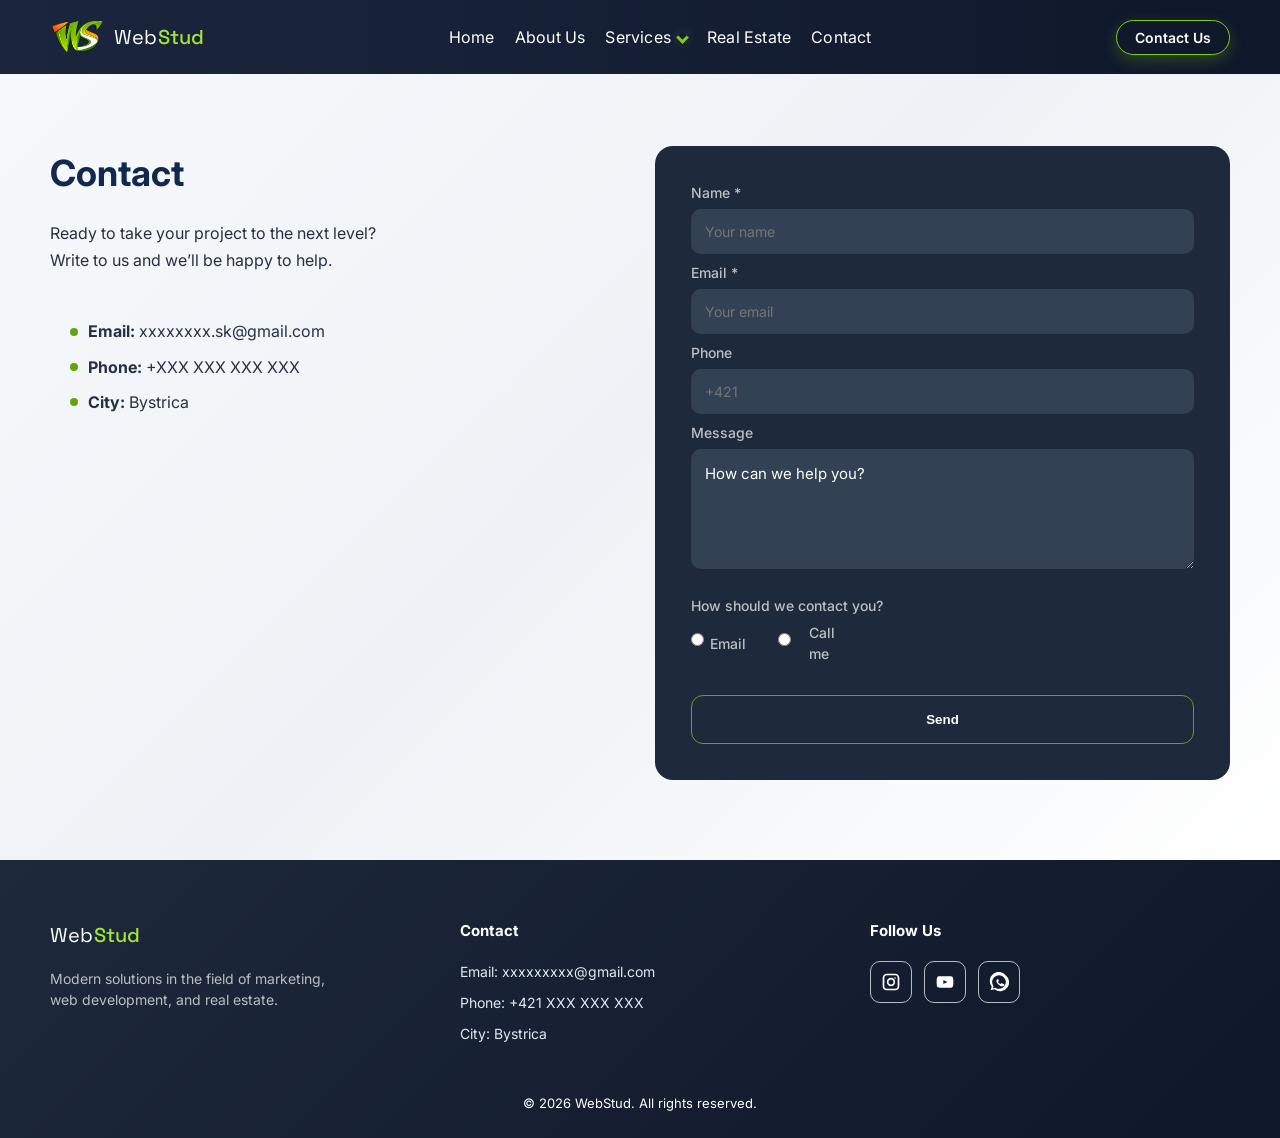
<file: contact.html>
<!doctype html>
<html lang="sk">
  <head>
    <meta charset="UTF-8" />
    <meta name="viewport" content="width=device-width, initial-scale=1.0" />

    <meta
      name="description"
      content="Creative studio so zameraním na 3D vizualizácie interiérov a exteriérov."
    />

    <title>Contact</title>

    <link
      href="https://fonts.googleapis.com/css2?family=Inter:wght@400;500;600;700;800&family=Space+Grotesk:wght@500;700&display=swap"
      rel="stylesheet"
    />

    <link rel="stylesheet" href="https://unpkg.com/aos@2.3.1/dist/aos.css" />

    <link rel="stylesheet" href="css/style.css" />
  </head>
  <body>
    
    <!-- Header -->
    <header class="header">
      <div class="container header-inner">
        <a href="/" class="logo">
          <img src="assets/images/stud4.png"class="logo-img" />
          <span class="logo-text">
            <span class="logo-on">Web</span><span class="logo-business">Stud</span>
          </span>
        </a>

        <nav class="nav">
          <a href="index.html">Home</a>
          <a href="index.html#about">About Us</a>

          <div class="nav-item has-submenu">
              <a href="index.html#services" class="submenu-toggle">
                Services <span class="arrow"></span>
              </a>
            <ul class="submenu">
              <li><a href="web.html">Websites</a></li>
              <li><a href="video-production.html">Video Production</a></li>
              <li><a href="visualization.html">Visualization</a></li>              
            </ul>
          </div>

          <a href="real-estate.html">Real Estate</a>
          <a href="#footer">Contact</a>

            <a href="contact.html#form" class="header-btn mobile-btn">
              Contact Us
            </a>
        </nav>

        <div class="header-contact">
          <a href="contact.html#form" class="header-btn"
            >Contact Us</a
          >
        </div>

        <div class="burger" id="burger">
          <span></span>
          <span></span>
          <span></span>
        </div>
      </div>
    </header>

    <!-- Contacts -->
    <section class="contact-page">
      <div class="container contact-container">

        <div class="contact-info fade-in">
          <h1>Contact</h1>

          <p>
            Ready to take your project to the next level? <br />Write to us and we’ll be happy to help.
          </p>

          <div class="contact-details">
            <p><strong>Email:</strong> xxxxxxxx.sk@gmail.com</p>
            <p><strong>Phone:</strong> +XXX XXX XXX XXX</p>
            <p><strong>City:</strong> Bystrica</p>
          </div>
        </div>

        <div class="contact-form fade-in">
          <form
            id="contactForm"
            action="https://formspree.io/f/YOUR_ID"
            method="POST"
          >
            <label>Name *</label>
            <input type="text" name="name" placeholder="Your name" required />

            <label>Email *</label>
            <input type="email" name="email" placeholder="Your email" required />

            <label>Phone</label>
            <input type="text" name="phone" placeholder="+421" />

            <input type="hidden" name="_subject" value="New contact from website!" />

            <label>Message</label>
            <textarea
              name="message"
              class="contact-textarea"
              placeholder="How can we help you?"
            ></textarea>

            <label>How should we contact you?</label>
            <div class="radio-group">
              <label>
                <input type="radio" name="contact" value="email" /> Email
              </label>
              <label>
                <input type="radio" name="contact" value="phone" /> Call me
              </label>
            </div>

            <button type="submit" class="btn btn-primary btn-sub">
              Send
            </button>
          </form>

          <div class="form-success" id="formSuccess">
            Thank you! We’ll get back to you soon.
          </div>
        </div>

      </div>
    </section>

    <!-- Footer  -->
    <footer class="footer" id="footer">
      <div class="container footer-container">

        <div class="footer-col footer-brand fade-in">
          <span class="logo-text">
            <span class="logo-on">Web</span><span class="logo-business">Stud</span>
          </span>
          <p class="footer-text">
            Modern solutions in the field of marketing, <br>web development, and real estate.
          </p>
        </div>

        <div class="footer-col fade-in">
          <h4>Contact</h4>
          <ul>
            <li>Email: xxxxxxxxx@gmail.com</li>
            <li>Phone: +421 XXX XXX XXX</li>
            <li>City: Bystrica</li>
          </ul>
        </div>

        <div class="footer-col fade-in">
          <h4>Follow Us</h4>

          <div class="footer-socials">
            <!-- Instagram -->
            <a href="#">
              <svg viewBox="0 0 24 24" fill="currentColor">
                <path d="M7 2C4.2 2 2 4.2 2 7v10c0 
                2.8 2.2 5 5 5h10c2.8 0 5-2.2 
                5-5V7c0-2.8-2.2-5-5-5H7zm10 
                2a3 3 0 0 1 3 3v10a3 3 0 0 
                1-3 3H7a3 3 0 0 1-3-3V7a3 3 
                0 0 1 3-3h10zm-5 3a5 5 0 1 0 
                0 10 5 5 0 0 0 0-10zm0 
                2a3 3 0 1 1 0 6 3 3 0 0 
                1 0-6zm4.8-2.8a1 1 0 1 
                0 0 2 1 1 0 0 0 0-2z"/>
              </svg>
            </a>

            <!-- YouTube -->
            <a href="#">
              <svg viewBox="0 0 24 24" fill="currentColor">
                <path d="M21.8 8s-.2-1.4-.8-2c-.8-.8-1.7-.8-2.1-.9C15.9 
                5 12 5 12 5h0s-3.9 0-6.9.1c-.4 
                0-1.3.1-2.1.9-.6.6-.8 
                2-.8 2S2 9.6 2 11.2v1.6C2 
                14.4 2.2 16 2.2 16s.2 1.4.8 
                2c.8.8 1.9.8 2.4.9 1.7.2 
                6.6.1 6.6.1s3.9 0 6.9-.1c.4 
                0 1.3-.1 2.1-.9.6-.6.8-2 
                .8-2s.2-1.6.2-3.2v-1.6C22 
                9.6 21.8 8 21.8 8zM10 
                14.5v-5l5 2.5-5 2.5z"/>
              </svg>
            </a>

            <!-- WhatsApp -->
            <a href="#">
              <svg viewBox="0 0 24 24" fill="currentColor">
                <path d="M20 3.9A10 10 0 0 0 3.3 
                17.4L2 22l4.7-1.2A10 10 0 1 0 
                20 3.9zm-8 16.3a8.2 8.2 0 0 
                1-4.2-1.1l-.3-.2-2.8.7.7-2.7-.2-.3a8.2 
                8.2 0 1 1 6.8 3.6zm4.5-6.1c-.2-.1-1.4-.7-1.6-.8-.2-.1-.3-.1-.4.1-.1.2-.5.8-.6 
                1-.1.2-.2.2-.4.1-1.1-.5-1.9-1.1-2.6-2.2-.2-.2 
                0-.3.1-.4.1-.1.2-.3.4-.5.1-.2.2-.3.3-.5.1-.2 
                0-.3 0-.4 0-.1-.4-1-.6-1.4-.2-.4-.3-.3-.4-.3h-.4c-.1 
                0-.4.1-.6.3-.2.2-.8.8-.8 1.9s.8 2.2.9 2.3c.1.2 
                1.6 2.5 4 3.4.6.2 1 .3 1.3.4.6.2 1.1.1 
                1.5.1.5-.1 1.4-.6 1.6-1.1.2-.5.2-1 
                .2-1.1-.1-.1-.2-.1-.4-.2z"/>
              </svg>
            </a>
          </div>
        </div>

      </div>

      <div class="footer-bottom">
        © 2026 WebStud. All rights reserved.
      </div>
    </footer>

    <script src="js/main.js"></script>
  </body>
</html>
</file>
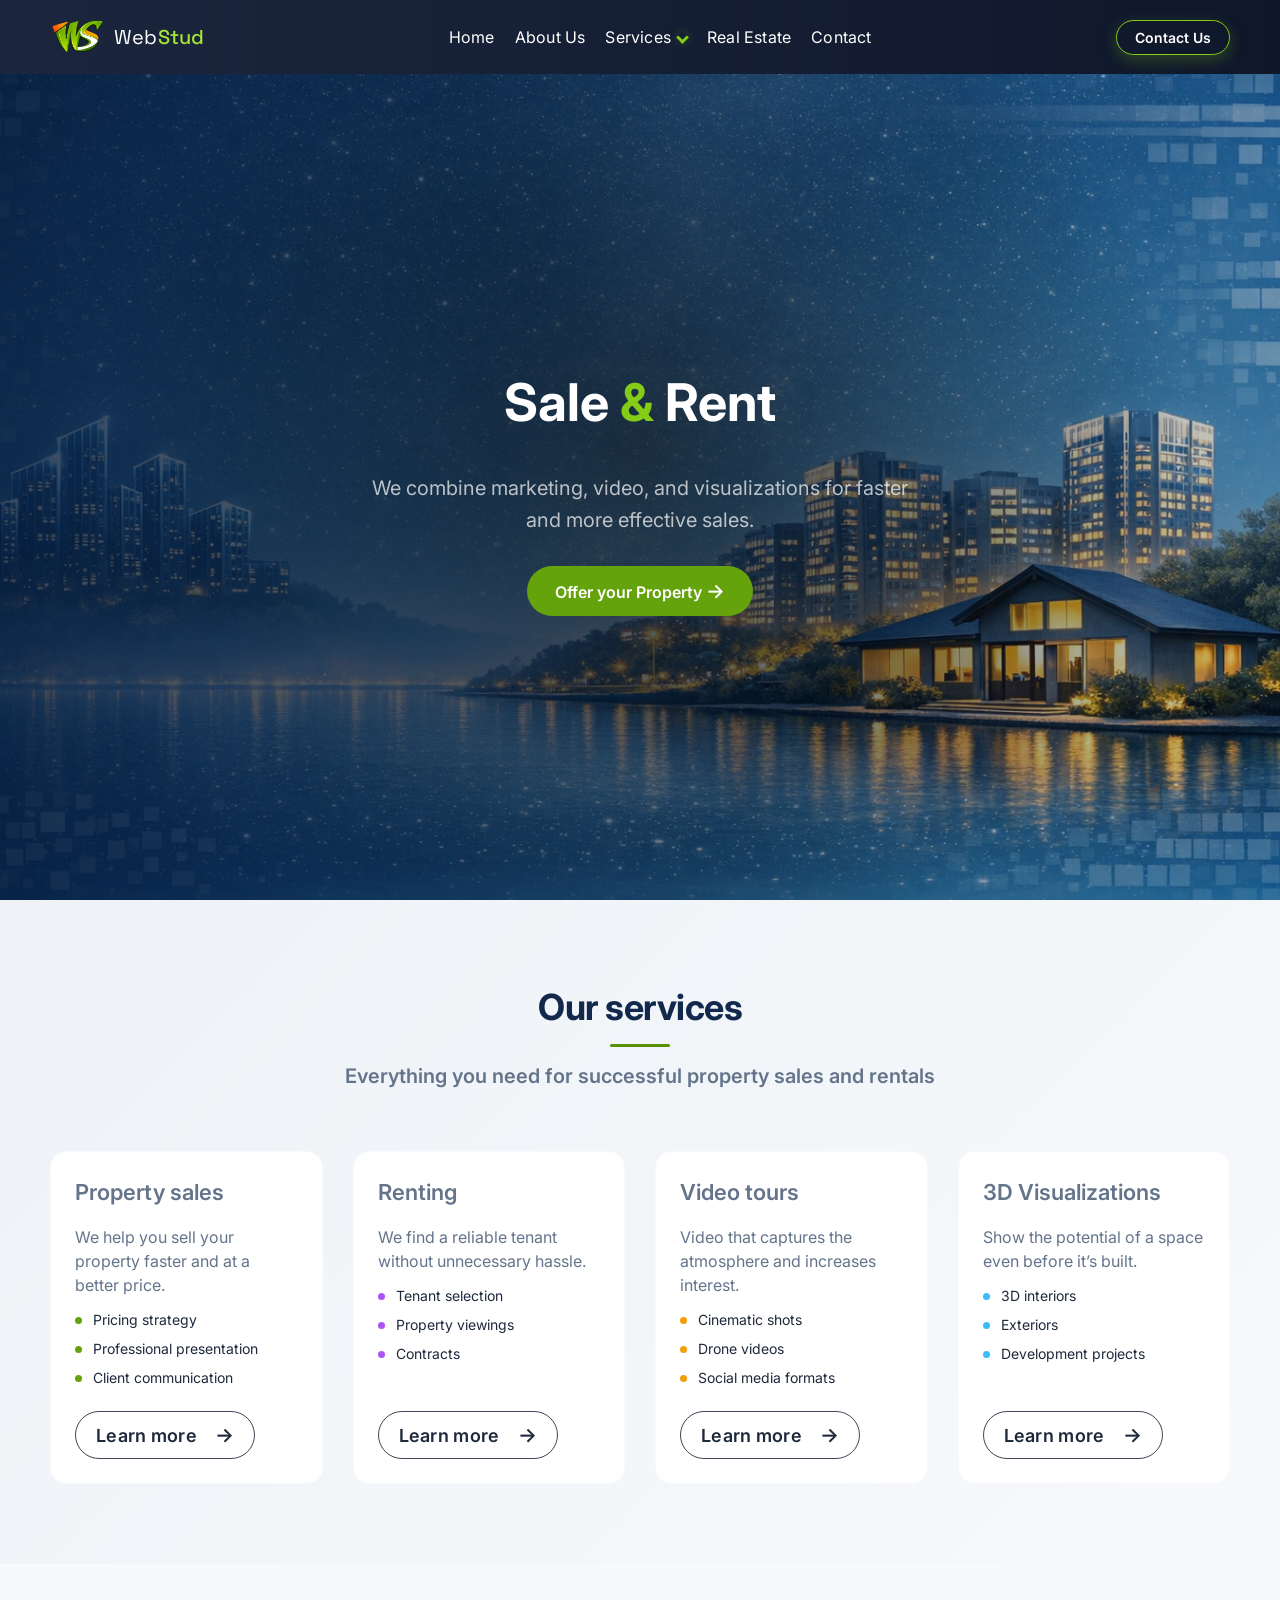
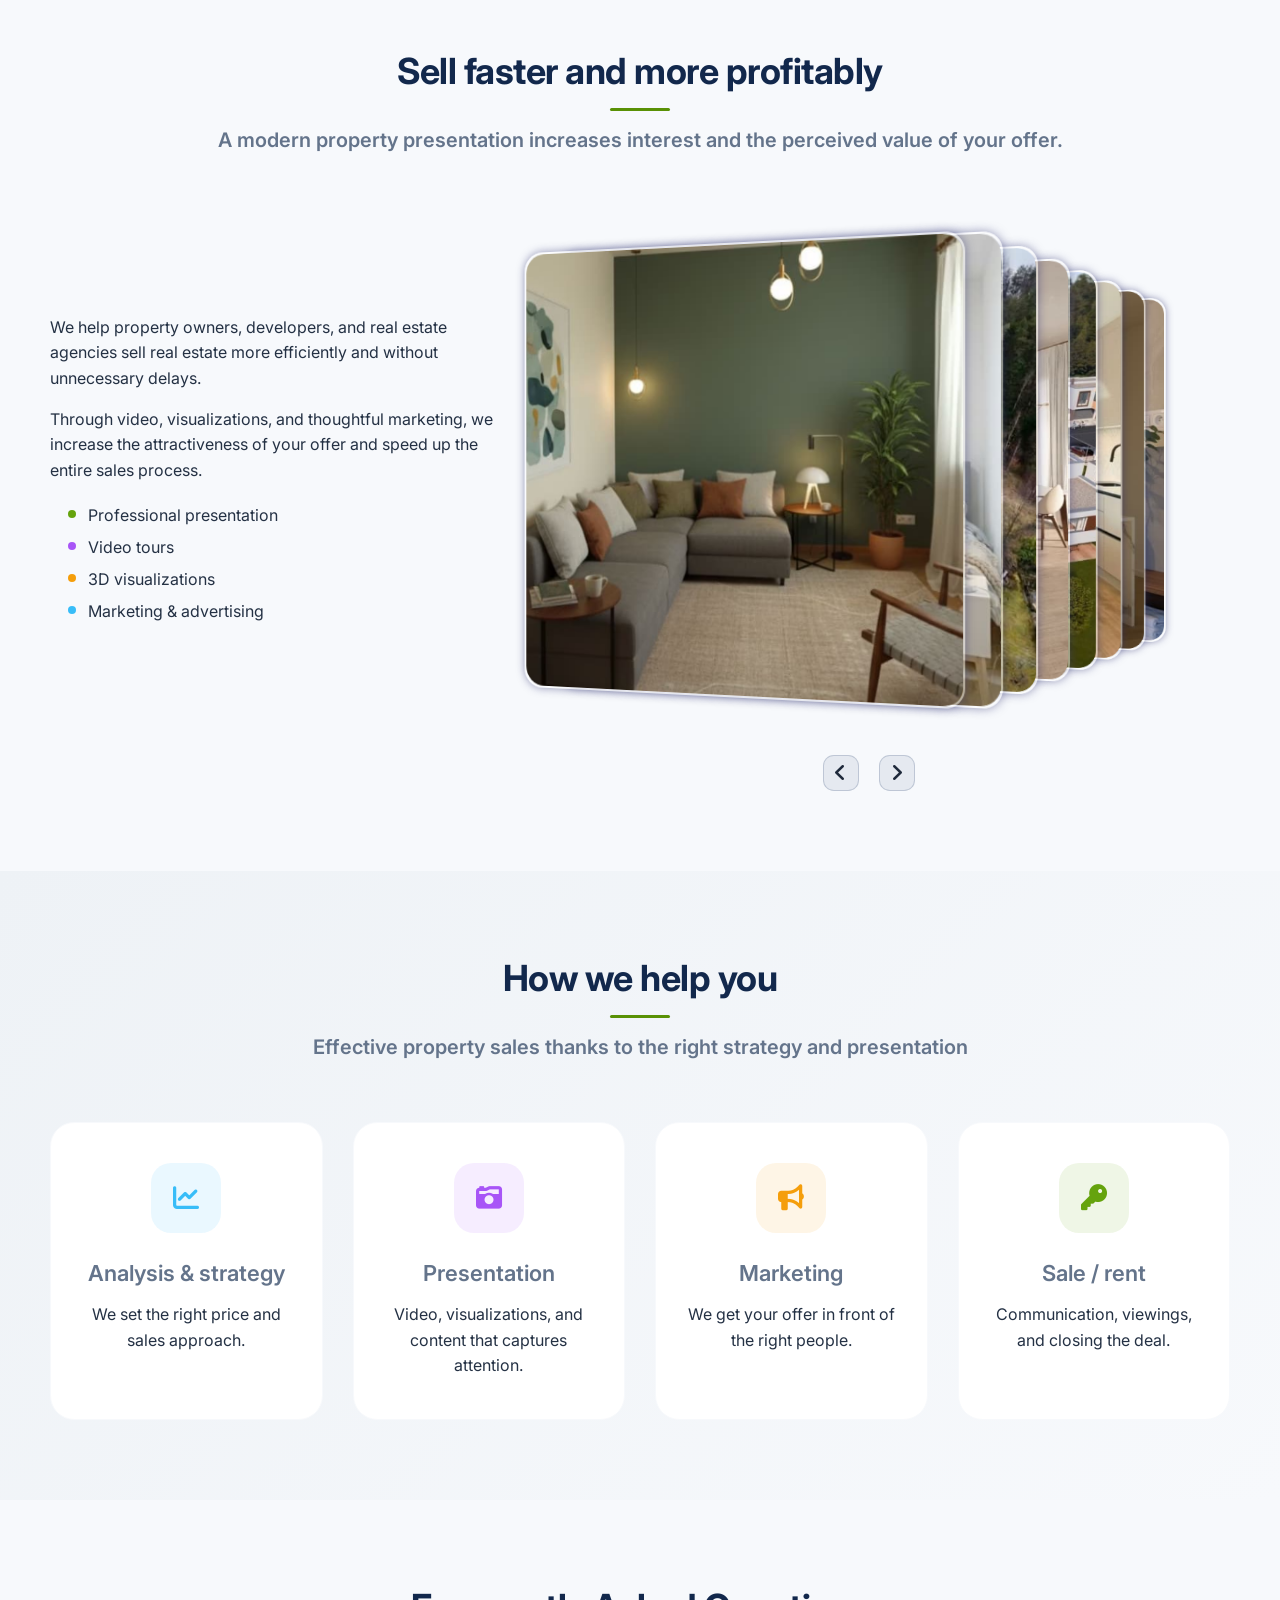
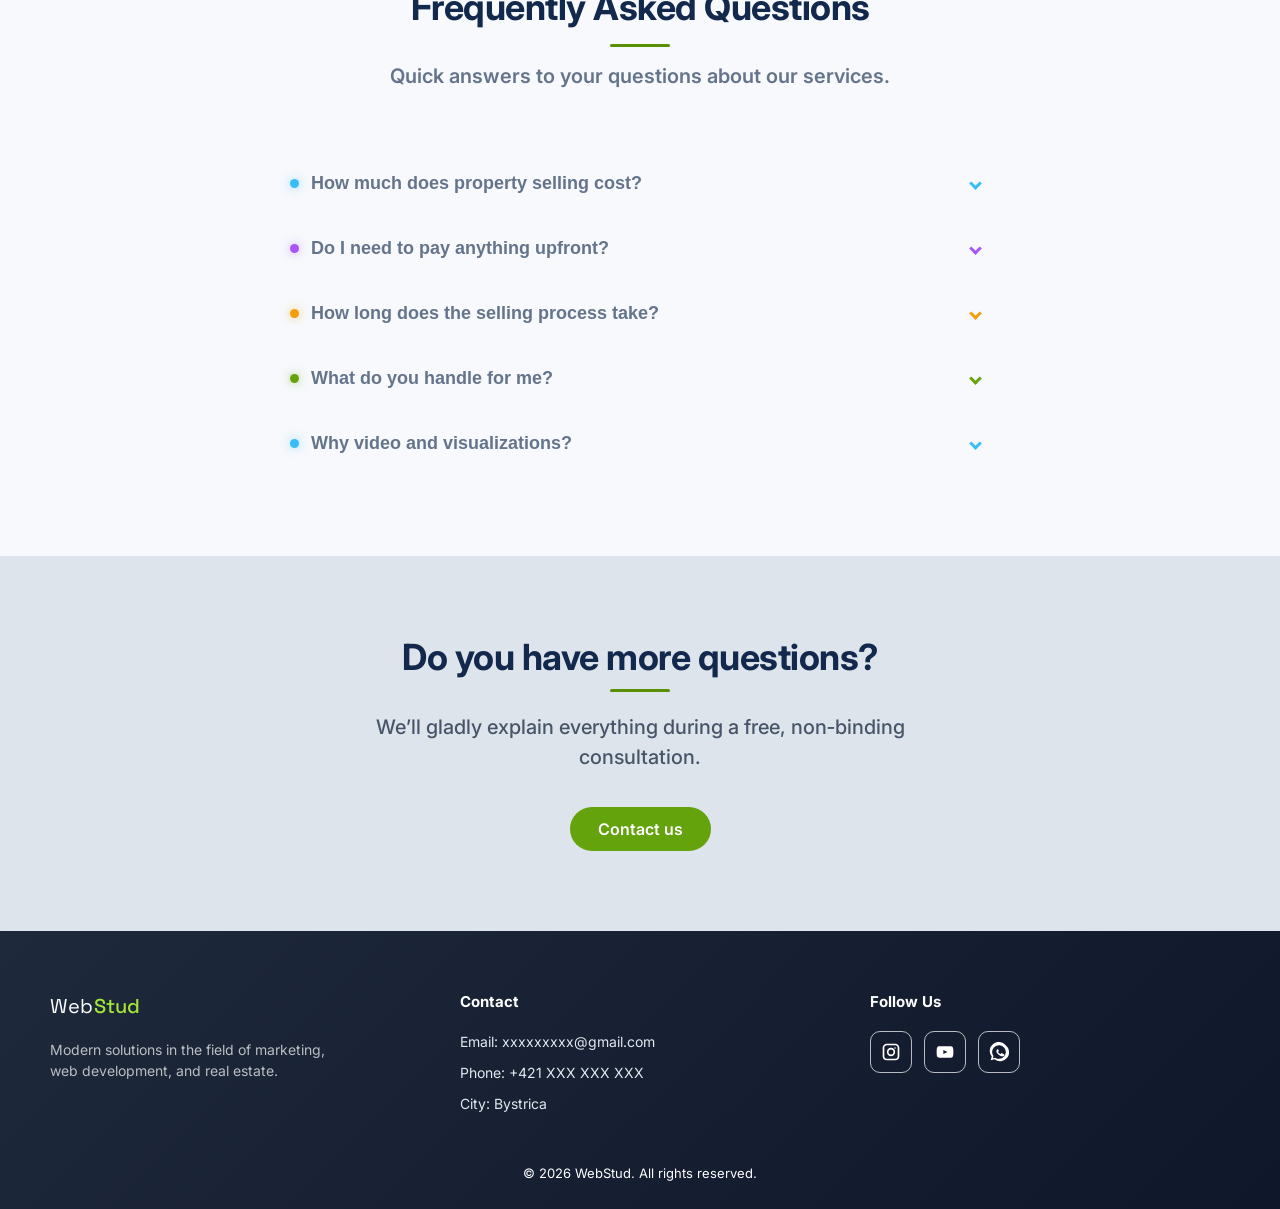
<file: real-estate.html>
<!doctype html>
<html lang="sk">
  <head>
    <meta charset="UTF-8" />
    <meta name="viewport" content="width=device-width, initial-scale=1.0" />

    <meta
      name="description"
      content="Creative studio so zameraním na 3D vizualizácie interiérov a exteriérov."
    />

    <title>Nehnuteľnosti</title>

    <link
      href="https://fonts.googleapis.com/css2?family=Inter:wght@400;500;600;700;800&family=Space+Grotesk:wght@500;700&display=swap"
      rel="stylesheet"
    />

    <link
      rel="stylesheet"
      href="https://cdnjs.cloudflare.com/ajax/libs/font-awesome/6.5.1/css/all.min.css"
    />

    <link rel="stylesheet" href="https://unpkg.com/aos@2.3.1/dist/aos.css" />

    <link rel="stylesheet" href="css/style.css" />
  </head>
  <body>

    <!-- Header -->
    <header class="header">
      <div class="container header-inner">
        <a href="/" class="logo">
          <img src="assets/images/stud4.png"class="logo-img" />
          <span class="logo-text">
            <span class="logo-on">Web</span><span class="logo-business">Stud</span>
          </span>
        </a>

        <nav class="nav">
          <a href="index.html">Home</a>
          <a href="index.html#about">About Us</a>

          <div class="nav-item has-submenu">
              <a href="index.html#services" class="submenu-toggle">
                Services <span class="arrow"></span>
              </a>
            <ul class="submenu">
              <li><a href="web.html">Websites</a></li>
              <li><a href="video-production.html">Video Production</a></li>
              <li><a href="visualization.html">Visualization</a></li>              
            </ul>
          </div>

          <a href="real-estate.html">Real Estate</a>
          <a href="#footer">Contact</a>

            <a href="contact.html#form" class="header-btn mobile-btn">
              Contact Us
            </a>
        </nav>

        <div class="header-contact">
          <a href="contact.html#form" class="header-btn"
            >Contact Us</a
          >
        </div>

        <div class="burger" id="burger">
          <span></span>
          <span></span>
          <span></span>
        </div>
      </div>
    </header>

    <!-- Real-hero -->
    <section class="real-hero" id="real-hero">
      <div class="hero-bg">
        <img src="assets/images/realistka2.png" alt="Real estate sales" />
        <div class="hero-gradient"></div>
      </div>

      <div class="container fade-in">
        <div class="real-text-web">
          <h1>Sale <span class="green">& </span>Rent</h1>

          <p class="hero-subtitle">
            We combine marketing, video, and visualizations for faster and more effective sales.
          </p>

          <a href="#" data-modal="projectModal" class="btn btn-primary fade-in">
            Offer your Property <span class="arrow">→</span>
          </a>
        </div>
      </div>
    </section>

    <!-- Section real-services -->
    <section class="real-services" id="real-services">
      <div class="container">
        <h2 class="section-title fade-in">Our services</h2>
        <p class="section-subtitle fade-in">
          Everything you need for successful property sales and rentals
        </p>

        <div class="real-grid fade-in" id="Sale">

          <!-- SALE -->
          <div class="real-card">
            <div class="real-card-top fade-in">
              <h3>Property sales</h3>
            </div>

            <div class="real-card-body">
              <p fade-in>
                We help you sell your property faster and at a better price.
              </p>

              <ul class="real-list fade-in">
                <li>Pricing strategy</li>
                <li>Professional presentation</li>
                <li>Client communication</li>
              </ul>

              <a href="#!" class="card-btn fade-in">Learn more</a>
            </div>
          </div>

          <!-- RENT -->
          <div class="real-card">
            <div class="real-card-top fade-in">
              <h3>Renting</h3>
            </div>

            <div class="real-card-body">
              <p fade-in>We find a reliable tenant without unnecessary hassle.</p>

              <ul class="real-list fade-in">
                <li>Tenant selection</li>
                <li>Property viewings</li>
                <li>Contracts</li>
              </ul>

              <a href="#!" class="card-btn fade-in">Learn more</a>
            </div>
          </div>

          <!-- VIDEO -->
          <div class="real-card">
            <div class="real-card-top fade-in">
              <h3>Video tours</h3>
            </div>

            <div class="real-card-body">
              <p fade-in>Video that captures the atmosphere and increases interest.</p>

              <ul class="real-list fade-in">
                <li>Cinematic shots</li>
                <li>Drone videos</li>
                <li>Social media formats</li>
              </ul>

              <a href="#!" class="card-btn fade-in">Learn more</a>
            </div>
          </div>

          <!-- VISUALIZATIONS -->
          <div class="real-card">
            <div class="real-card-top fade-in">
              <h3>3D Visualizations</h3>
            </div>

            <div class="real-card-body">
              <p fade-in>Show the potential of a space even before it’s built.</p>

              <ul class="real-list fade-in">
                <li>3D interiors</li>
                <li>Exteriors</li>
                <li>Development projects</li>
              </ul>

              <a href="#!" class="card-btn fade-in">Learn more</a>
            </div>
          </div>

        </div>
      </div>
    </section>

    <!-- Section real-about -->
    <section class="real-about">
      <div class="container real-about-container">
        <h2 class="section-title fade-in">Sell faster and more profitably</h2>
        <p class="section-subtitle real-subtitle fade-in">
          A modern property presentation increases interest and the perceived value of your offer.
        </p>

        <div class="real-about-content">
          <div class="real-text fade-in">
            <p>
              We help property owners, developers, and real estate agencies sell
              real estate more efficiently and without unnecessary delays.
            </p>

            <p>
              Through video, visualizations, and thoughtful marketing, we increase
              the attractiveness of your offer and speed up the entire sales process.
            </p>

            <ul class="real-benefits fade-in">
              <li>Professional presentation</li>
              <li>Video tours</li>
              <li>3D visualizations</li>
              <li>Marketing & advertising</li>
            </ul>
          </div>

          <div class="slider-wrapper fade-in">
            <div class="img-container">
              <div class="box">
                <img src="assets/images/realty/r6.jpg" alt="" />
              </div>
              <div class="box">
                <img src="assets/images/realty/r2.jpg" alt="" />
              </div>
              <div class="box">
                <img src="assets/images/realty/r3.jpg" alt="" />
              </div>
              <div class="box">
                <img src="assets/images/realty/r4.jpg" alt="" />
              </div>
              <div class="box">
                <img src="assets/images/realty/r5.jpg" alt="" />
              </div>
              <div class="box">
                <img src="assets/images/realty/r1.jpg" alt="" />
              </div>
              <div class="box">
                <img src="assets/images/realty/r7.jpg" alt="" />
              </div>
              <div class="box">
                <img src="assets/images/realty/r8.jpg" alt="" />
              </div>
            </div>

            <div class="slider-nav">
              <button class="nav-slider prev">
                <i class="fa-solid fa-angle-left"></i>
              </button>
              <button class="nav-slider next">
                <i class="fa-solid fa-angle-right"></i>
              </button>
            </div>
          </div>
        </div>

        <div class="dots"></div>
      </div>
    </section>

    <!-- Section real-experts -->
    <section class="real-experts">
      <div class="container">
        <div class="section-header">
          <h2 class="section-title fade-in">How we help you</h2>
          <p class="section-subtitle fade-in">
            Effective property sales thanks to the right strategy and presentation
          </p>
        </div>

        <div class="real-steps">
          <div class="real-step step-blue fade-in">
            <div class="real-icon">
              <i class="fa-solid fa-chart-line fa-fw"></i>
            </div>
            <h3>Analysis & strategy</h3>
            <p>We set the right price and sales approach.</p>
          </div>

          <div class="real-step step-purple fade-in">
            <div class="real-icon">
              <i class="fa-solid fa-camera-retro fa-fw"></i>
            </div>
            <h3>Presentation</h3>
            <p>Video, visualizations, and content that captures attention.</p>
          </div>

          <div class="real-step step-orange fade-in">
            <div class="real-icon">
              <i class="fa-solid fa-bullhorn fa-fw"></i>
            </div>
            <h3>Marketing</h3>
            <p>We get your offer in front of the right people.</p>
          </div>

          <div class="real-step step-red fade-in">
            <div class="real-icon">
              <i class="fa-solid fa-key fa-fw"></i>
            </div>
            <h3>Sale / rent</h3>
            <p>Communication, viewings, and closing the deal.</p>
          </div>
        </div>
      </div>
    </section>

    <!-- Section FAQ -->
    <section class="faq">
      <div class="container">
        <h2 class="section-title fade-in">
          Frequently Asked Questions
          <span class="underline"></span>
        </h2>

        <p class="section-subtitle fade-in">
          Quick answers to your questions about our services.
        </p>

        <div class="faq-wrapper">

          <div class="faq-item fade-in">
            <button class="faq-question">
              <span class="faq-left">
                <span class="faq-dot"></span>
                How much does property selling cost?
              </span>
              <span class="faq-arrow"></span>
            </button>
            <div class="faq-answer">
              <p>
                The price depends on the scope of services. In most cases, you pay only after a successful sale.
              </p>
            </div>
          </div>

          <div class="faq-item fade-in">
            <button class="faq-question">
              <span class="faq-left">
                <span class="faq-dot"></span>
                Do I need to pay anything upfront?
              </span>
              <span class="faq-arrow"></span>
            </button>
            <div class="faq-answer">
              <p>
                Usually no. Some services may require a small initial fee.
              </p>
            </div>
          </div>

          <div class="faq-item fade-in">
            <button class="faq-question">
              <span class="faq-left">
                <span class="faq-dot"></span>
                How long does the selling process take?
              </span>
              <span class="faq-arrow"></span>
            </button>
            <div class="faq-answer">
              <p>
                It depends on the market, but professional presentation significantly speeds up the process.
              </p>
            </div>
          </div>

          <div class="faq-item fade-in">
            <button class="faq-question">
              <span class="faq-left">
                <span class="faq-dot"></span>
                What do you handle for me?
              </span>
              <span class="faq-arrow"></span>
            </button>
            <div class="faq-answer">
              <p>
                Everything from strategy and marketing to viewings and closing the sale.
              </p>
            </div>
          </div>

          <div class="faq-item fade-in">
            <button class="faq-question">
              <span class="faq-left">
                <span class="faq-dot"></span>
                Why video and visualizations?
              </span>
              <span class="faq-arrow"></span>
            </button>
            <div class="faq-answer">
              <p>
                They increase interest, trust, and help sell faster and more profitably.
              </p>
            </div>
          </div>

        </div>
      </div>
    </section>

    <!-- CTA -->
    <section class="cta-section">
      <div class="container">
        <h2 class="section-title fade-in">Do you have more questions?</h2>
        <p class="cta-text fade-in">We’ll gladly explain everything during a free, non‑binding consultation.</p>

        <a href="contact.html" class="btn btn-primary fade-in">Contact us</a>
      </div>
    </section>

    <!-- Footer  -->
    <footer class="footer" id="footer">
      <div class="container footer-container">

        <div class="footer-col footer-brand fade-in">
          <span class="logo-text">
            <span class="logo-on">Web</span><span class="logo-business">Stud</span>
          </span>
          <p class="footer-text">
            Modern solutions in the field of marketing, <br>web development, and real estate.
          </p>
        </div>

        <div class="footer-col fade-in">
          <h4>Contact</h4>
          <ul>
            <li>Email: xxxxxxxxx@gmail.com</li>
            <li>Phone: +421 XXX XXX XXX</li>
            <li>City: Bystrica</li>
          </ul>
        </div>

        <div class="footer-col fade-in">
          <h4>Follow Us</h4>

          <div class="footer-socials">
            <!-- Instagram -->
            <a href="#">
              <svg viewBox="0 0 24 24" fill="currentColor">
                <path d="M7 2C4.2 2 2 4.2 2 7v10c0 
                2.8 2.2 5 5 5h10c2.8 0 5-2.2 
                5-5V7c0-2.8-2.2-5-5-5H7zm10 
                2a3 3 0 0 1 3 3v10a3 3 0 0 
                1-3 3H7a3 3 0 0 1-3-3V7a3 3 
                0 0 1 3-3h10zm-5 3a5 5 0 1 0 
                0 10 5 5 0 0 0 0-10zm0 
                2a3 3 0 1 1 0 6 3 3 0 0 
                1 0-6zm4.8-2.8a1 1 0 1 
                0 0 2 1 1 0 0 0 0-2z"/>
              </svg>
            </a>

            <!-- YouTube -->
            <a href="#">
              <svg viewBox="0 0 24 24" fill="currentColor">
                <path d="M21.8 8s-.2-1.4-.8-2c-.8-.8-1.7-.8-2.1-.9C15.9 
                5 12 5 12 5h0s-3.9 0-6.9.1c-.4 
                0-1.3.1-2.1.9-.6.6-.8 
                2-.8 2S2 9.6 2 11.2v1.6C2 
                14.4 2.2 16 2.2 16s.2 1.4.8 
                2c.8.8 1.9.8 2.4.9 1.7.2 
                6.6.1 6.6.1s3.9 0 6.9-.1c.4 
                0 1.3-.1 2.1-.9.6-.6.8-2 
                .8-2s.2-1.6.2-3.2v-1.6C22 
                9.6 21.8 8 21.8 8zM10 
                14.5v-5l5 2.5-5 2.5z"/>
              </svg>
            </a>

            <!-- WhatsApp -->
            <a href="#">
              <svg viewBox="0 0 24 24" fill="currentColor">
                <path d="M20 3.9A10 10 0 0 0 3.3 
                17.4L2 22l4.7-1.2A10 10 0 1 0 
                20 3.9zm-8 16.3a8.2 8.2 0 0 
                1-4.2-1.1l-.3-.2-2.8.7.7-2.7-.2-.3a8.2 
                8.2 0 1 1 6.8 3.6zm4.5-6.1c-.2-.1-1.4-.7-1.6-.8-.2-.1-.3-.1-.4.1-.1.2-.5.8-.6 
                1-.1.2-.2.2-.4.1-1.1-.5-1.9-1.1-2.6-2.2-.2-.2 
                0-.3.1-.4.1-.1.2-.3.4-.5.1-.2.2-.3.3-.5.1-.2 
                0-.3 0-.4 0-.1-.4-1-.6-1.4-.2-.4-.3-.3-.4-.3h-.4c-.1 
                0-.4.1-.6.3-.2.2-.8.8-.8 1.9s.8 2.2.9 2.3c.1.2 
                1.6 2.5 4 3.4.6.2 1 .3 1.3.4.6.2 1.1.1 
                1.5.1.5-.1 1.4-.6 1.6-1.1.2-.5.2-1 
                .2-1.1-.1-.1-.2-.1-.4-.2z"/>
              </svg>
            </a>
          </div>
        </div>

      </div>

      <div class="footer-bottom">
        © 2026 WebStud. All rights reserved.
      </div>
    </footer>

    <!-- Property Offer Modal -->
    <div class="modal" id="projectModal">
      <div class="modal-overlay"></div>

      <div class="modal-content">
        <button class="modal-close">&times;</button>

        <h2>Offer your Property</h2>
        <p class="modal-subtitle">
          Fill out the form and we’ll get back to you as soon as possible.
        </p>

        <form class="modal-form">
          <input type="text" placeholder="Name" required />
          <input type="email" placeholder="Email" required />
          <input type="tel" placeholder="Phone" />

          <select>
            <option>Property type</option>
            <option>Apartment</option>
            <option>House</option>
            <option>Commercial space</option>
          </select>

          <textarea placeholder="Short description of the property"></textarea>

          <button type="submit" class="btn btn-primary">Send request</button>
        </form>
      </div>
    </div>

    <script src="js/main.js"></script>
  </body>
</html>
</file>
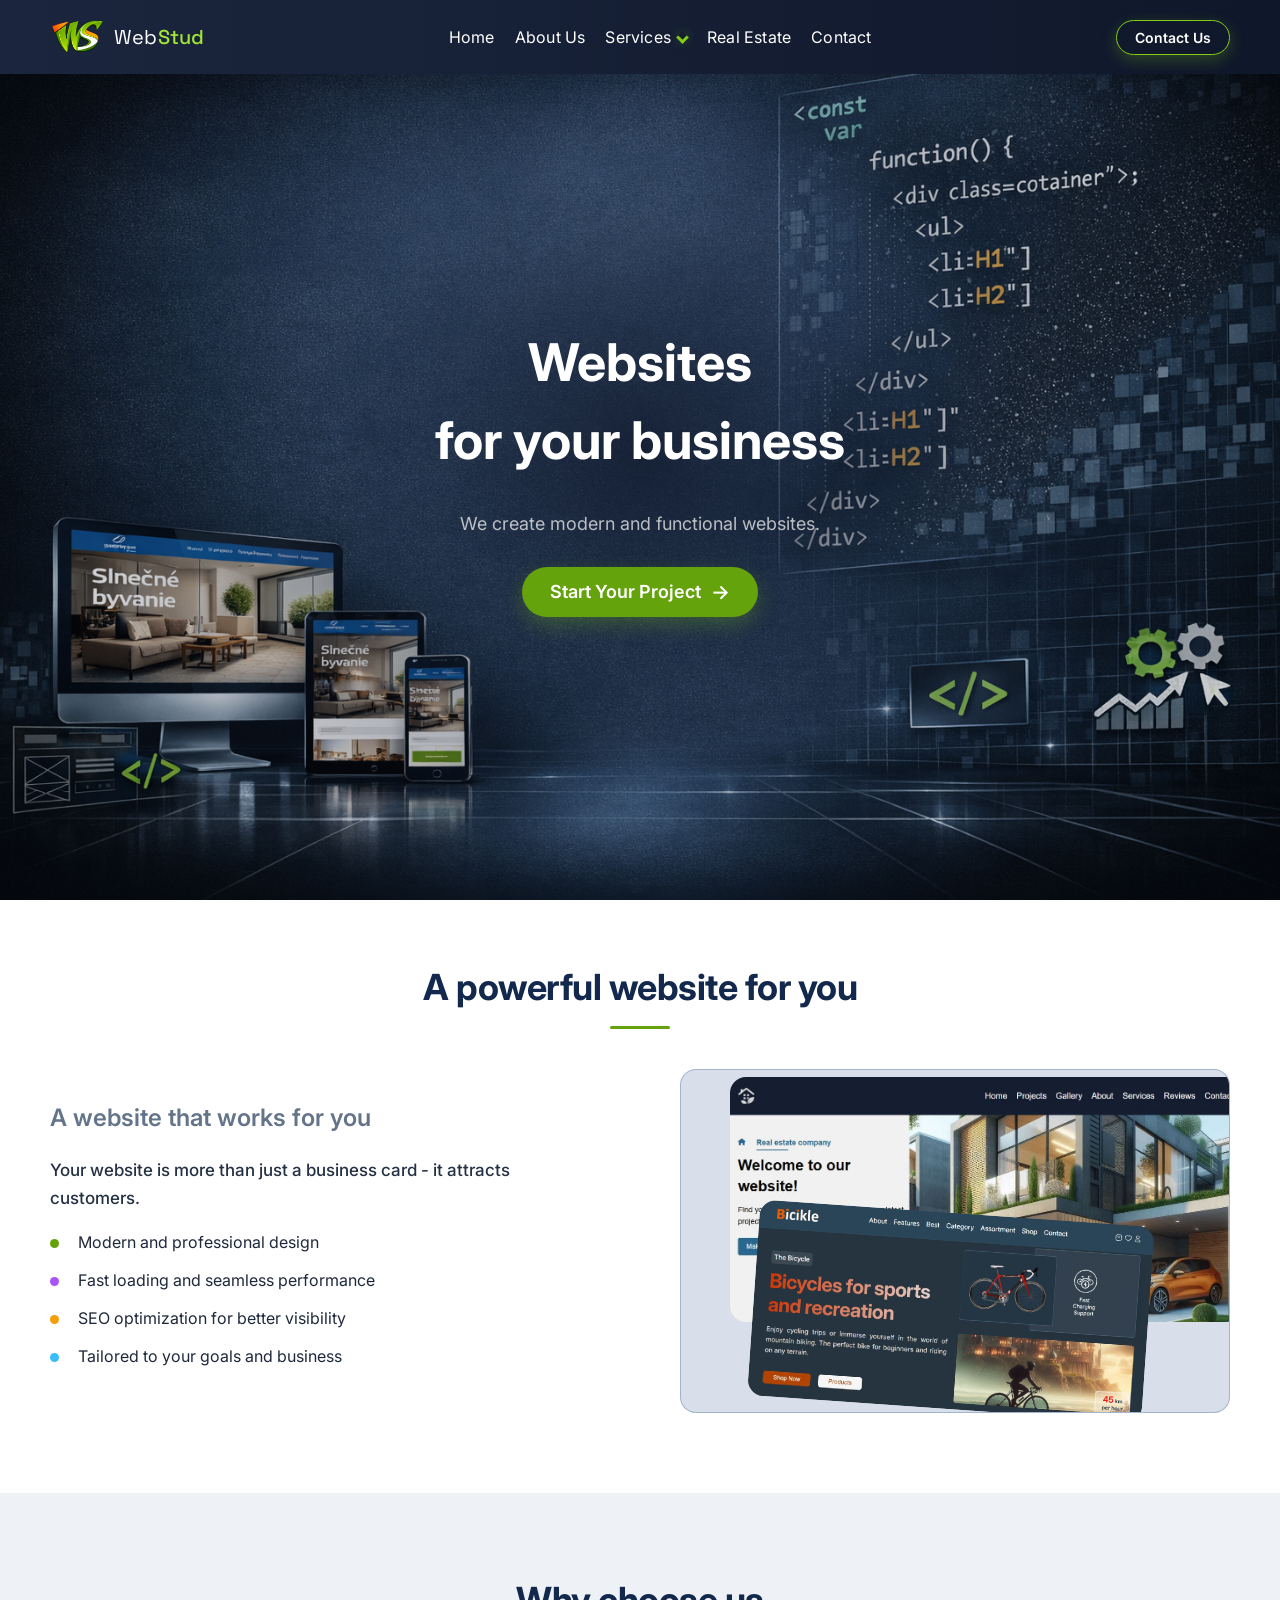
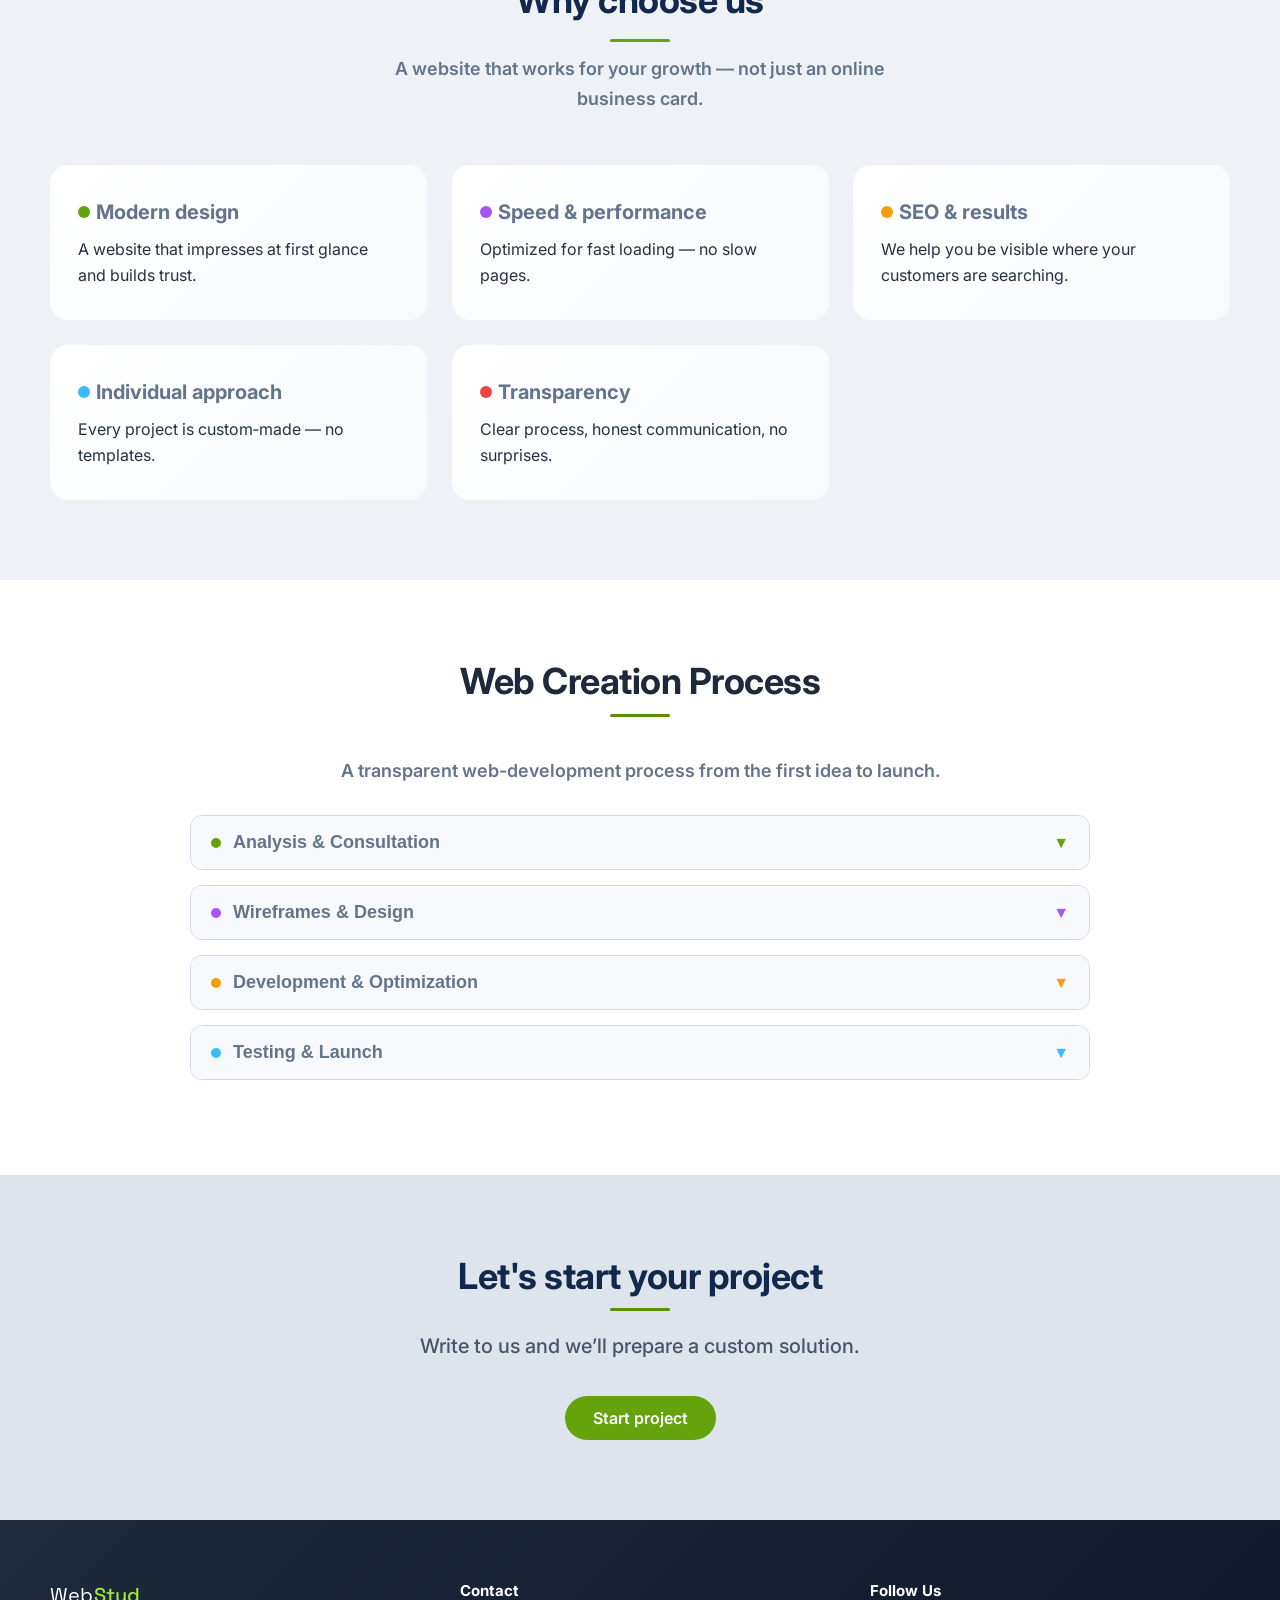
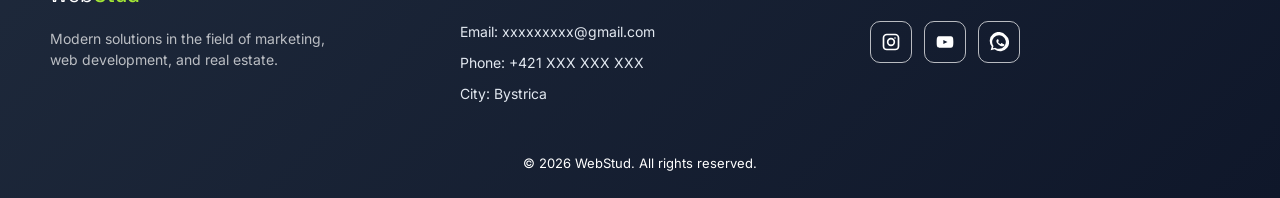
<file: web.html>
<!doctype html>
<html lang="sk">
<head>
  <meta charset="UTF-8" />
  <meta name="viewport" content="width=device-width, initial-scale=1.0" />

  <meta name="description" content="Creative studio so zameraním na 3D vizualizácie interiérov a exteriérov pre developerov a realitné projekty." />

  <link href="https://fonts.googleapis.com/css2?family=Inter:wght@400;500;600;700;800&family=Space+Grotesk:wght@500;700&display=swap" rel="stylesheet">

  <link rel="stylesheet" href="https://unpkg.com/aos@2.3.1/dist/aos.css">

  <link rel="stylesheet" href="css/style.css" />

  <title>Web-prod</title>
</head>
  <body>
    <!-- Header -->
    <header class="header">
      <div class="container header-inner">
        <a href="/" class="logo">
          <img src="assets/images/stud4.png"class="logo-img" />
          <span class="logo-text">
            <span class="logo-on">Web</span><span class="logo-business">Stud</span>
          </span>
        </a>

        <nav class="nav">
          <a href="index.html">Home</a>
          <a href="index.html#about">About Us</a>

          <div class="nav-item has-submenu">
              <a href="index.html#services" class="submenu-toggle">
                Services <span class="arrow"></span>
              </a>
            <ul class="submenu">
              <li><a href="web.html">Websites</a></li>
              <li><a href="video-production.html">Video Production</a></li>
              <li><a href="visualization.html">Visualization</a></li>              
            </ul>
          </div>

          <a href="real-estate.html">Real Estate</a>
          <a href="#footer">Contact</a>

            <a href="contact.html#form" class="header-btn mobile-btn">
              Contact Us
            </a>
        </nav>

        <div class="header-contact">
          <a href="contact.html#form" class="header-btn"
            >Contact Us</a
          >
        </div>

        <div class="burger" id="burger">
          <span></span>
          <span></span>
          <span></span>
        </div>
      </div>
    </header>

    <!-- Section Web-hero -->
    <section class="web-hero">
      <div class="container">
        <div class="hero-text-web">
          <h1 class="hero-text-title">
            <span class="green">Websites</span> <br />for your business
          </h1>
          <p>We create modern and functional websites.</p>

          <a href="#" data-modal="projectModal" class="btn btn-primary">
            Start Your Project <span class="arrow">→</span>
          </a>
        </div>
      </div>
    </section>

    <!-- Section Web-about -->
    <section class="web-about">
      <div class="container">
        <h2 class="section-title web-title center fade-in">
          A powerful website for you
        </h2>

        <div class="web-about-container">
          <div class="web-text">
            <h3 class="web-subtitle fade-in">A website that works for you</h3>

            <p class="web-lead fade-in">
              Your website is more than just a business card - it attracts customers.
            </p>

            <ul class="web-block fade-in">
              <li>Modern and professional design</li>
              <li>Fast loading and seamless performance</li>
              <li>SEO optimization for better visibility</li>
              <li>Tailored to your goals and business</li>
            </ul>
          </div>

          <div class="web-box">
            <div class="web-visual fade-in">
              <img src="assets/images/web/web1.JPG" class="img-back" />
              <img src="assets/images/web/web2.JPG" class="img-front" />
            </div>
          </div>
        </div>
      </div>
    </section>

    <!-- Section Why us -->
    <section class="why-us">
      <div class="container">
        <h2 class="section-title center fade-in">
          Why choose <span class="green">us</span>
        </h2>

        <p class="why-subtitle fade-in">
          A website that works for your growth — not just an online business card.
        </p>

        <div class="why-grid">
          <div class="why-item fade-in">
            <h3>Modern design</h3>
            <p>A website that impresses at first glance and builds trust.</p>
          </div>

          <div class="why-item fade-in">
            <h3>Speed & performance</h3>
            <p>Optimized for fast loading — no slow pages.</p>
          </div>

          <div class="why-item fade-in">
            <h3>SEO & results</h3>
            <p>We help you be visible where your customers are searching.</p>
          </div>

          <div class="why-item fade-in">
            <h3>Individual approach</h3>
            <p>Every project is custom‑made — no templates.</p>
          </div>

          <div class="why-item fade-in">
            <h3>Transparency</h3>
            <p>Clear process, honest communication, no surprises.</p>
          </div>
        </div>
      </div>
    </section>

    <!-- Section accordion -->
    <section class="web-process">
      <div class="container">
        <h2 class="process-title fade-in">Web Creation Process</h2>
        <p class="process-subtitle fade-in">
          A transparent web-development process from the first idea to launch.
        </p>

        <div class="accordion">
          <div class="accordion-item fade-in">
            <button class="accordion-header">Analysis & Consultation</button>
            <div class="accordion-content">
              <p>
                We discuss your needs and goals to fully understand your project.
              </p>
            </div>
          </div>

          <div class="accordion-item fade-in">
            <button class="accordion-header">Wireframes & Design</button>
            <div class="accordion-content">
              <p>
                We create visual concepts and a modern design that captures attention.
              </p>
            </div>
          </div>

          <div class="accordion-item fade-in">
            <button class="accordion-header">Development & Optimization</button>
            <div class="accordion-content">
              <p>
                Website coding, speed optimization, SEO, and responsive behavior.
              </p>
            </div>
          </div>

          <div class="accordion-item fade-in">
            <button class="accordion-header">Testing & Launch</button>
            <div class="accordion-content">
              <p>
                We thoroughly test functionality and launch a website ready for your customers.
              </p>
            </div>
          </div>
        </div>
      </div>
    </section>

    <!-- Section Web-cta -->
    <section class="cta-section">
      <div class="container">
        <h2 class="section-title fade-in">Let's start your project</h2>
        <p class="cta-text fade-in">Write to us and we’ll prepare a custom solution.</p>
        
        <a href="#" class="btn btn-primary fade-in" data-modal="projectModal">
          Start project
        </a>
      </div>
    </section>

    <!-- Footer  -->
    <footer class="footer" id="footer">
      <div class="container footer-container">

        <div class="footer-col footer-brand fade-in">
          <span class="logo-text">
            <span class="logo-on">Web</span><span class="logo-business">Stud</span>
          </span>
          <p class="footer-text">
            Modern solutions in the field of marketing, <br>web development, and real estate.
          </p>
        </div>

        <div class="footer-col fade-in">
          <h4>Contact</h4>
          <ul>
            <li>Email: xxxxxxxxx@gmail.com</li>
            <li>Phone: +421 XXX XXX XXX</li>
            <li>City: Bystrica</li>
          </ul>
        </div>

        <div class="footer-col fade-in">
          <h4>Follow Us</h4>

          <div class="footer-socials">
            <!-- Instagram -->
            <a href="#">
              <svg viewBox="0 0 24 24" fill="currentColor">
                <path d="M7 2C4.2 2 2 4.2 2 7v10c0 
                2.8 2.2 5 5 5h10c2.8 0 5-2.2 
                5-5V7c0-2.8-2.2-5-5-5H7zm10 
                2a3 3 0 0 1 3 3v10a3 3 0 0 
                1-3 3H7a3 3 0 0 1-3-3V7a3 3 
                0 0 1 3-3h10zm-5 3a5 5 0 1 0 
                0 10 5 5 0 0 0 0-10zm0 
                2a3 3 0 1 1 0 6 3 3 0 0 
                1 0-6zm4.8-2.8a1 1 0 1 
                0 0 2 1 1 0 0 0 0-2z"/>
              </svg>
            </a>

            <!-- YouTube -->
            <a href="#">
              <svg viewBox="0 0 24 24" fill="currentColor">
                <path d="M21.8 8s-.2-1.4-.8-2c-.8-.8-1.7-.8-2.1-.9C15.9 
                5 12 5 12 5h0s-3.9 0-6.9.1c-.4 
                0-1.3.1-2.1.9-.6.6-.8 
                2-.8 2S2 9.6 2 11.2v1.6C2 
                14.4 2.2 16 2.2 16s.2 1.4.8 
                2c.8.8 1.9.8 2.4.9 1.7.2 
                6.6.1 6.6.1s3.9 0 6.9-.1c.4 
                0 1.3-.1 2.1-.9.6-.6.8-2 
                .8-2s.2-1.6.2-3.2v-1.6C22 
                9.6 21.8 8 21.8 8zM10 
                14.5v-5l5 2.5-5 2.5z"/>
              </svg>
            </a>

            <!-- WhatsApp -->
            <a href="#">
              <svg viewBox="0 0 24 24" fill="currentColor">
                <path d="M20 3.9A10 10 0 0 0 3.3 
                17.4L2 22l4.7-1.2A10 10 0 1 0 
                20 3.9zm-8 16.3a8.2 8.2 0 0 
                1-4.2-1.1l-.3-.2-2.8.7.7-2.7-.2-.3a8.2 
                8.2 0 1 1 6.8 3.6zm4.5-6.1c-.2-.1-1.4-.7-1.6-.8-.2-.1-.3-.1-.4.1-.1.2-.5.8-.6 
                1-.1.2-.2.2-.4.1-1.1-.5-1.9-1.1-2.6-2.2-.2-.2 
                0-.3.1-.4.1-.1.2-.3.4-.5.1-.2.2-.3.3-.5.1-.2 
                0-.3 0-.4 0-.1-.4-1-.6-1.4-.2-.4-.3-.3-.4-.3h-.4c-.1 
                0-.4.1-.6.3-.2.2-.8.8-.8 1.9s.8 2.2.9 2.3c.1.2 
                1.6 2.5 4 3.4.6.2 1 .3 1.3.4.6.2 1.1.1 
                1.5.1.5-.1 1.4-.6 1.6-1.1.2-.5.2-1 
                .2-1.1-.1-.1-.2-.1-.4-.2z"/>
              </svg>
            </a>
          </div>
        </div>

      </div>

      <div class="footer-bottom">
        © 2026 WebStud. All rights reserved.
      </div>
    </footer>

    <!-- Modal Free Consultation -->
    <div class="modal-overlay">
      <div class="modal-window">
        <button class="modal-close">x</button>

        <h2>Free Consultation</h2>
        <p class="modal-sub">Fill out the form and we’ll get back to you.</p>

        <form class="modal-form">
          <label>Name</label>
          <input type="text" placeholder="Your name" required />

          <label>Email</label>
          <input type="email" placeholder="Your email" required />

          <label>Message</label>
          <textarea placeholder="How can we help you?" required></textarea>

          <button type="submit" class="modal-submit">Send</button>
        </form>
      </div>
    </div>

    <!-- Modal Start Your Project -->
    <div class="modal modal-overlay-project" id="projectModal">
      <div class="modal-window">
         <button class="modal-close" onclick="closeModal()">&times;</button>

        <h2 class="modal-heading">Start Your Project</h2>
        <p class="modal-sub">Tell us more about your vision.</p>

        <form class="modal-form">
          <label>Name</label>
          <input type="text" placeholder="Your name" required />

          <label>Email</label>
          <input type="email" placeholder="Your email" required />

          <label>Project Type</label>
          <input
            type="text"
            placeholder="Website / Video / Branding / Other"
            required
          />

          <label>Message</label>
          <textarea
            placeholder="Briefly describe your project"
            required
          ></textarea>

          <button type="submit" class="modal-submit">Send</button>
        </form>
      </div>
    </div>

    <script src="js/main.js"></script>
  </body>
</html>
</file>
<file: css/style.css>
/* ==========================================
  RESET   
========================================== */
*,
*::before,
*::after {
  margin: 0;
  padding: 0;
  box-sizing: border-box;
}

ul,
ol {
  list-style: none;
}

table {
  border-collapse: collapse;
  border-spacing: 0;
}

/* ==========================================
  ROOT VARIABLES
========================================== */
:root {
/* BASE COLORS */
--white: #ffffff;
--black: #000000;
--gray: #ccc;

--navy-1: #1e293b;

--navy-2: #334155;

--navy-3: #051937;
--navy-soft: #9ab1d8;
--navy-3-80: rgba(5, 25, 55, 0.8);
--navy-3-60: rgba(5, 25, 55, 0.6);
--navy-3-20: rgba(5, 25, 55, 0.2);
--navy-8: rgba(31,60,106,0.08);

--blue-1: #2a4f8a;
--blue-2: #38bdf8;

--slate: #64748b;
--charcoal: #243144;

--green-1: #84cc16;
--green-2: #599105;
--green-3: #65a30d;

--amber: #f59e0b;
--purple: #a855f7;
--red: #ef4444;

/* TEXT */
--text: #1e293b;
--heading: #12284c;
--menu-text: #e2e8f0;

/* BACKGROUNDS */
--bg: #f9fafb;
--bg-soft: #f7f9fc;
--bg-blue: #eef2f6;
--bg-cta: #dee4eb;

/* ACCENTS */
--accent: #a3e635;
--accent-light: #84cc16;
--accent-dark: #65a30d;
--accent-darker: #558d00;

/* GRADIENTS */
--header-start: #1b263e;
--header-end: #0f172a;

/* TRANSPARENT (MINIMAL SET) */
--white-90: rgba(255,255,255,0.9);
--white-70: rgba(255,255,255,0.7);

--navy-80: rgba(15,23,42,0.8);
--navy-40: rgba(15,23,42,0.4);
--navy-20: rgba(31,60,106,0.2);

--blue-20: rgba(42,79,138,0.2);
--green-25: rgba(132,204,22,0.25);

--black-05: rgba(0,0,0,0.05);
--black-10: rgba(0,0,0,0.1);
--black-20: rgba(0,0,0,0.2);

/* SHADOWS */
--shadow-sm: rgba(0,0,0,0.05);
--shadow-md: rgba(0,0,0,0.1);
--shadow-lg: rgba(0,0,0,0.2);

/* BULLETS */
--bullet-blue: #38bdf8;
--bullet-amber: #f59e0b;
--bullet-purple: #a866ff;
--bullet-purple-alt: #a855f7;
--bullet-red: #ef4444;

/* CTA */
--cta-shadow: rgba(89,145,5,0.25);
--cta-shadow-hover: rgba(89,145,5,0.35);
}

/* ==========================================
  GLOBAL
========================================== */

html {
  scroll-behavior: smooth;
  font-family: "Inter", sans-serif;
  font-size: 16px;
  line-height: 1.5;
  -webkit-font-smoothing: antialiased;
  -moz-osx-font-smoothing: grayscale;
}

body {
  font-family: "Inter", sans-serif;
  background: var(--bg);
  color: var(--text);
  width: 100%;
  height: 100vh;
  margin: 0 auto;
}

img {
  display: block;
  max-width: 100%;
  height: auto;
}

a {
  text-decoration: none;
  color: inherit;
}

input,
select,
textarea {
  font: inherit;
  background: none;
  border: none;
  outline: none;
}


/* ==========================================
  LAYOUT
========================================== */

.container,
.header-inner,
.footer__container {
  max-width: 1920px;
  width: 100%;
  padding: 0 80px;
  margin: 0 auto;
}

@media (max-width: 1512px) {
  .container,
  .header__container,
  .footer__container {
    padding: 0 70px;
  }
}

@media (max-width: 1366px) {
  .container,
  .header__container,
  .footer__container {
    padding: 0 60px;
  }
}

@media (max-width: 1280px) {
  .container,
  .header__container,
  .footer__container {
    padding: 0 50px;
  }
}

@media (max-width: 920px) {
  .container,
  .header__container,
  .footer__container {
    padding: 0 40px;
  }
}

@media (max-width: 768px) {
  .container,
  .header__container,
  .footer__container {
    padding: 0 30px;
  }
}

@media (max-width: 480px) {
  .container,
  .header__container,
  .footer__container {
    padding: 0 20px;
  }
}

@media (max-width: 360px) {
  .container,
  .header__container,
  .footer__container {
    padding: 0 10px;
  }
}

.section {
  padding: 80px 0;
}

.section:nth-child(even) {
  background: var(--bg);
}

.section-dark {
  background: var(--green-2);
  color: var(--white);
}

.section-title {
  font-size: 36px;
  font-weight: 700;
  letter-spacing: -0.5px;
  color: var(--heading);
}

@media (max-width: 1024px) {
  .section-title {
    font-size: 32px;
  }
}

@media (max-width: 768px) {
  .section-title {
    font-size: 30px;
  }
}

.section-title::after {
  content: "";
  display: block;
  width: 60px;
  height: 3px;
  margin: 10px auto 0;
  background: var(--green-2);
  border-radius: 2px;
}

.grid {
  display: grid;
  grid-template-columns: repeat(auto-fit, minmax(250px, 1fr));
  gap: 25px;
}

.card {
  background: var(--white);
  padding: 25px;
  border-radius: 10px;
  transition: 0.3s ease;
  box-shadow: var(--shadow-sm);
}

.card:hover {
  transform: translateY(-5px);
}


/* ==========================================
  BUTTONS
========================================== */

button:hover,
a:hover {
  cursor: pointer;
}

button,
a,
.btn,
.btn-primary {
  transition: all 0.3s ease;
}

button,
.btn,
.btn-primary,
.cta-open {
  cursor: pointer !important;
}

.btn {
  display: inline-block;
  padding: 10px 28px;
  border-radius: 26px;
  text-decoration: none;
  font-weight: 600;
  transition: 0.3s ease;
}

.btn-primary {
  background: var(--accent);
  color: var(--white);
  border: none;
}

.btn-primary:hover {
  background: var(--green-2);
}

/* ==========================================
  HEADER
========================================== */

/* Header */
.header {
  position: fixed;
  width: 100%;
  top: 0;
  left: 0;
  z-index: 1000;
  padding: 10px 0;
  background: linear-gradient(90deg, var(--header-start), var(--header-end));
  border-bottom: 1px solid var(--white-50);
}

.header.scrolled {
  box-shadow: 0 5px 20px var(--black-20);
}

.header-inner {
  display: flex;
  align-items: center;
  justify-content: space-between;
}

.logo {
  display: flex;
  align-items: center;
  gap: 10px;
  text-decoration: none;
}

.logo-img {
  width: 54px;
  height: 54px;
  object-fit: contain;
}

.logo-text {
  font-family: "Space Grotesk", sans-serif;
  letter-spacing: 0.2px;
}

.logo-on {
  color: var(--white);
  font-weight: 400;
  font-size: 20px;
}

.logo-business {
  font-weight: 500;
  font-size: 20px;
  color: var(--accent);
}

.nav {
  display: flex;
  gap: 20px;
}

.nav a {
  color: var(--white);
  text-decoration: none;
  font-weight: 400;
  font-size: 16px;
  padding: 5px 0;
  letter-spacing: 0.2px;
  position: relative;
}

.nav a::after {
  content: "";
  position: absolute;
  left: 50%;
  bottom: -6px;
  width: 0;
  height: 2px;
  border-radius: 2px;
  background: linear-gradient(to right, var(--accent-light), var(--accent));
  transform: translateX(-50%);
  transition: width 0.3s ease;
}

.nav a:hover::after {
  width: 60%;
}

.nav a:hover {
  color: var(--accent);
}

.has-submenu {
  position: relative;
}

.submenu {
  position: absolute;
  top: calc(100% + 6px);
  left: 0;
  background: linear-gradient(90deg, var(--header-start), var(--header-end));
  padding: 12px 0;
  border-radius: 12px;
  box-shadow: 0 12px 28px var(--black-20);
  opacity: 0;
  visibility: hidden;
  transform: translateY(10px);
  transition: all 0.25s ease;
  min-width: 220px;
  z-index: 999;
}

.has-submenu:hover .submenu {
  opacity: 1;
  visibility: visible;
  transform: translateY(0);
}

.submenu li a {
  position: relative;
  display: inline-block;
  padding: 12px 20px;
  color: var(--menu-text);
  font-size: 15px;
  white-space: nowrap;
  transition: color 0.25s ease;
}

.submenu li a::after {
  content: "";
  position: absolute;
  left: 50%;
  bottom: 6px;
  transform: translateX(-50%);
  width: 10px;
  height: 2px;
  background: transparent;
  transition: background 0.25s ease;
}

.submenu li a:hover::after {
  background: var(--white);
}

.nav-item .submenu-toggle {
  display: flex;
  align-items: center;
  gap: 7px;
}

.nav-item .arrow {
  width: 9px;
  height: 9px;
  border-right: 3px solid var(--accent-light);
  border-bottom: 3px solid var(--accent-light);
  transform: rotate(45deg);
  transition:
    transform 0.25s ease,
    border-color 0.25s ease,
    box-shadow 0.25s ease;
  box-shadow: 0 0 10px var(--green-25);
}

.has-submenu:hover .arrow {
  transform: rotate(-135deg);
  border-color: var(--white);
  box-shadow: 0 0 12px var(--white-90);
}

.header-btn {
  background: transparent;
  border: 1px solid var(--accent-light);
  color: var(--white);
  padding: 8px 18px;
  border-radius: 26px;
  font-size: 14px;
  font-weight: 600;
  box-shadow: 0 5px 15px var(--green-25);
  transition: all 0.3s ease;
}

.header-btn:hover {
  background: var(--accent-light);
  color: var(--white);
  transform: translateY(-1px);
  box-shadow: 0 6px 15px var(--green-35);
}

.mobile-btn {
  display: none;
}

/* Burger */
.burger {
  display: none;
  flex-direction: column;
  gap: 4px;
  cursor: pointer;
}

.burger span {
  width: 25px;
  height: 3px;
  background: var(--white);
  transition: 0.3s ease;
}

.burger.active span:nth-child(1) {
  transform: rotate(45deg) translate(5px, 5px);
}

.burger.active span:nth-child(2) {
  opacity: 0;
}

.burger.active span:nth-child(3) {
  transform: rotate(-45deg) translate(5px, -5px);
}

@media (max-width: 1020px) {
  .nav {
    display: flex;
    gap: 20px;
  }

  .header-btn {
    padding: 8px 14px;
  }
}

@media (max-width: 900px) {
  .nav {
    display: flex;
    gap: 10px;
  }
}

@media (max-width: 768px) {
  .header {
    padding: 10px 0;
  }

  .logo-img {
    width: 45px;
    height: 45px;
    object-fit: contain;
  }

  .nav {
    position: fixed;
    top: 0;
    right: -100%;
    width: 260px;
    height: 100vh;
    background: var(--text);
    background-image:
      repeating-linear-gradient(
        135deg,
        var(--white-50) 0px,
        var(--white-50) 1px,
        transparent 1px,
        transparent 20px
      ),
      repeating-linear-gradient(
        45deg,
        var(--white-50) 0px,
        var(--white-50) 1px,
        transparent 1px,
        transparent 20px
      );
    flex-direction: column;
    gap: 25px;
    padding: 100px 30px;
    transition: 0.4s ease;
  }

  .nav.active {
    right: 0;
  }

  .header-contact {
    display: none;
  }

  .burger {
    display: flex;
  }

  .nav a {
    font-size: 18px;
  }

  .nav-item .arrow {
    width: 12px;
    height: 12px;
    margin-left: 4px;
    border-right: 3px solid var(--accent-light);
    border-bottom: 3px solid var(--accent-light);
    transform: rotate(45deg);
    transition:
      transform 0.25s ease,
      border-color 0.25s ease,
      box-shadow 0.25s ease;
    box-shadow: 0 0 10px var(--green-25);
  }

  .mobile-btn {
    display: inline-block;
  }

  .nav .header-btn {
    width: 100%;
    padding: 12px;
    border-radius: 10px;
  }

  .nav .header-btn {
    color: var(--white);
    padding: 8px 26px;
    border: 2px solid var(--accent-light);
    border-radius: 26px;
    background: transparent;
    box-shadow: none;
  }

  .nav .header-btn:hover {
    color: var(--white);
    background: var(--accent-light);
  }

  .nav .header-btn::after {
    content: none;
  }
}

/* ==========================================
  CTA
========================================== */

.cta-section {
  padding: 80px 0;
  overflow: hidden;
  text-align: center;
  background: #dee4eb;
  color: #0f172a;
  position: relative;
}

.cta-section h2 {
  font-weight: 700;
  font-size: clamp(24px, 5vw, 36px);
  line-height: 1.2;
  text-align: center;
  letter-spacing: -0.5px;
  color: #12284c;
  margin-bottom: 20px;
}

.cta-section p {
  margin-bottom: 35px;
  color: #475569;
  font-weight: 500;
  font-size: clamp(16px, 3vw, 20px);
  max-width: 600px;
  margin-left: auto;
  margin-right: auto;
}

@media (max-width: 768px) {
  .cta-section {
    padding: 60px 20px;
  }

  .cta-section p {
    margin-bottom: 30px;
    line-height: 1.5;
  }
}

@media (max-width: 480px) {
  .cta-section {
    padding: 50px 15px;
  }

  .cta-section h2 {
    font-size: 24px;
    margin-bottom: 15px;
  }

  .cta-section p {
    font-size: 16px;
    margin-bottom: 25px;
  }

  .cta-section .btn-primary {
    width: auto;
    display: inline-block;
    padding: 12px 24px;
    font-size: 15px;
    margin: 0 auto;
  }
}


/* ==========================================
  FOOTER
========================================== */
/* Footer */
.footer {
  background: linear-gradient(135deg, var(--navy-1) 0%, var(--header-end) 100%);
  color: var(--white);
  padding: 60px 0 0;
  position: relative;
}

.footer-container {
  display: flex;
  flex-wrap: wrap;
  gap: 50px;
  justify-content: space-between;
}

.footer-col {
  flex: 1 1 calc(33.333% - 34px);
  min-width: 240px;
  box-sizing: border-box;
}

.footer-text {
  max-width: 280px;
  font-size: 14px;
  margin-top: 18px;
  color: var(--white-70);
}

.footer-col h4 {
  margin-bottom: 18px;
  font-size: 15px;
}

.footer-col ul {
  list-style: none;
  padding: 0;
}

.footer-col li {
  margin-bottom: 10px;
  font-size: 14px;
  color: var(--menu-text);
}

.footer-socials {
  display: flex;
  gap: 12px;
  margin-top: 5px;
}

.footer-socials a {
  width: 42px;
  height: 42px;
  display: flex;
  align-items: center;
  justify-content: center;
  border-radius: 10px;
  background: var(--white-50);
  border: 1px solid var(--white-70);
  transition: 0.3s;
}

.footer-socials a:hover {
  background: var(--green-25);
  border-color: var(--green-3);
  transform: translateY(-3px);
}

.footer-socials svg {
  width: 20px;
  height: 20px;
}

.footer-bottom {
  text-align: center;
  padding: 25px;
  margin-top: 0;
  padding-top: 40px;
  font-size: 13px;
  color: var(--white-50);
}

@media (max-width: 992px) {
  .footer-container {
    gap: 40px;
  }

  .footer-col {
    flex: 1 1 45%;
  }

  .footer-brand {
    max-width: 100%;
  }
}

@media (max-width: 600px) {
  .footer {
    padding: 40px 0 0;
  }

  .footer-container {
    flex-direction: column;
    gap: 30px;
    align-items: flex-start;
  }

  .footer-col {
    flex: 1 1 100%;
    width: 100%;
    min-width: unset;
  }

  .footer-text {
    max-width: 100%;
  }

  .footer-bottom {
    padding-top: 30px;
    padding: 20px 0;
    border-top: 1px solid var(--white-50);
    font-size: 13px;
  }
}

/* ==========================================
  HOME (index.html)
========================================== */
/* Section Hero */
.hero {
  position: relative;
  height: 100vh;
  display: flex;
  align-items: center;
  justify-content: center;
  text-align: center;
  overflow: hidden;
  color: var(--white);
}

.hero-bg {
  position: absolute;
  inset: 0;
  z-index: 1;
}

.hero-bg img {
  width: 100%;
  height: 100%;
  object-fit: cover;
  object-position: right center;
  transform: scale(1.08);
  transition: transform 4s ease;
}

.hero:hover .hero-bg img {
  transform: scale(1.12);
}

.hero-gradient {
  position: absolute;
  inset: 0;
  background:
    radial-gradient(
      circle at center,
      rgba(0, 0, 0, 0.5) 0%,
      rgba(0, 0, 0, 0.2) 40%,
      rgba(0, 0, 0, 0) 70%
    ),
    linear-gradient(
      90deg,
      rgba(5, 25, 55, 0.8) 0%,
      rgba(5, 25, 55, 0.6) 40%,
      rgba(5, 25, 55, 0.2) 100%
    );
}

.hero-content {
  position: relative;
  z-index: 3;
  max-width: 700px;
  padding-top: 50px;
}

.hero-title {
  font-size: clamp(36px, 6vw, 64px);
  font-weight: 700;
  margin-bottom: 20px;
  letter-spacing: -1px;
}

.hero-title .accent {
  color: var(--green-3);
  margin: 0 8px;
}

.hero-subtitle {
  font-size: 20px;
  color: var(--white-70);
  margin-bottom: 45px;
  line-height: 1.6;
  max-width: 600px;
  margin-left: auto;
  margin-right: auto;
}
.hero-buttons {
  display: flex;
  justify-content: center;
  gap: 15px;
  margin-top: 70px;
  flex-wrap: wrap;
}

.btn {
  padding: 10px 28px;
  border-radius: 26px;
  font-weight: 600;
  text-decoration: none;
  transition: all 0.3s ease;
}

.btn-primary {
  background: var(--green-3);
  color: var(--white);
  box-shadow: 0 10px 25px var(--green-25);
}

.btn-primary:hover {
  background: var(--accent-light);
  color: var(--white);
  transform: translateY(-4px) scale(1.03);
  box-shadow:
    0 0 20px var(--green-25),
    0 10px 20px var(--green-35);
}

.btn-outline {
  border: 2px solid var(--green-3);
  color: var(--white);
  background: transparent;
}

.btn-outline:hover {
  background: var(--green-3);
  color: var(--white);
  transform: translateY(-4px) scale(1.03);
  box-shadow: 0 15px 35px var(--green-25);
}

.hero-title,
.hero-subtitle,
.hero-buttons {
  opacity: 0;
  transform: translateY(40px);
  animation: heroFade 1.4s ease-out forwards;
}

.hero-subtitle {
  animation-delay: 0.3s;
}

.hero-buttons {
  animation-delay: 0.6s;
}

@keyframes heroFade {
  to {
    opacity: 1;
    transform: translateY(0);
  }
}

@media (max-width: 768px) {
  .hero {
    padding: 150px 0 80px 0;
    background-position: right center;
  }

  .hero-bg img{
    object-position: 78% center;
    transform: scale(1.08);
  }

  .hero-title {
    font-size: 36px;
  }

  .hero-text {
    font-size: 16px;
  }

  .hero-glass {
    width: 250px;
    height: 180px;
    left: 70%;
    opacity: 0.4;
  }

  .hero::before,
  .hero::after {
    width: 250px;
    height: 250px;
    filter: blur(80px);
  }
}

@media (max-width: 480px) {
  .hero {
    padding: 130px 0 80px 0;
  }

  .hero-bg img {
    object-position: 85% center;
  }

  .hero-title {
    font-size: 28px;
  }

  .hero-subtitle {
    font-size: 16px;
    line-height: 1.5;
  }

  .hero-buttons {
    flex-direction: column;
    align-items: center;
    gap: 12px;
    margin-top: 30px;
  }

  .btn-primary,
  .btn-outline {
    width: auto;
    min-width: 220px;
  }

  .hero-glass {
    display: none;
  }

  .mobile-btn {
    display: inline-block;
    margin-top: 20px;
    text-align: center;
  }
}

/* Section About */

.section-about {
  padding: 80px 0;
  position: relative;
  overflow: hidden;
  background: linear-gradient(
    135deg,
    var(--bg-soft) 0%,
    var(--bg-blue) 50%,
    var(--white) 100%
  );
}

.section-about::before {
  content: "";
  position: absolute;
  inset: 0;
  background: radial-gradient(
    circle at 20% 10%,
    rgba(42, 79, 138, 0.08),
    transparent 70%
  );
  pointer-events: none;
}

.about-container {
  display: grid;
  grid-template-columns: 1fr 1.15fr;
  gap: 20px;
  align-items: center;
}

.about-left,
.about-right {
  flex: 1 1 300px;
}

.about-left .section-title {
  font-size: 36px;
  margin-bottom: 24px;
  color: var(--heading);
}

.about-text {
  font-size: 17px;
  line-height: 1.5;
  margin-bottom: 10px;
  color: var(--charcoal);
}

.about-text.fade-up {
  transform: translateY(40px);
  opacity: 0;
  transition: all 0.6s ease-out;
}

.about-text.fade-up.visible {
  transform: translateY(0);
  opacity: 1;
}

.about-list li {
  position: relative;
  padding-left: 28px;
  margin-bottom: 4px;
  font-size: 17px;
  color: var(--text);
  line-height: 1.6;
  font-weight: 500;
}

.about-list li {
  opacity: 0;
  transform: translateY(10px);
  transition: 0.4s ease;
}

.about-list.active li {
  opacity: 1;
  transform: translateY(0);
}

.about-list.active li:nth-child(1) {
  transition-delay: 0.1s;
}
.about-list.active li:nth-child(2) {
  transition-delay: 0.2s;
}
.about-list.active li:nth-child(3) {
  transition-delay: 0.3s;
}

.about-list li::before {
  content: "";
  position: absolute;
  left: 0;
  top: 9px;
  width: 9px;
  height: 9px;
  border-radius: 50%;
  transition: all 0.25s ease;
}

.about-list li:nth-child(1)::before {
  background: var(--green-3);
}

.about-list li:nth-child(2)::before {
  background: var(--bullet-blue);
}

.about-list li:nth-child(3)::before {
  background: var(--bullet-amber);
}

.laptop {
  position: relative;
  width: 100%;
  max-width: 760px;
  min-width: 0px;
  margin-left: auto;
  justify-self: end;
  transform: translateY(30px);
}

.laptop:hover {
  transform: translateY(20px) scale(1.02);
  transition: 0.4s ease;
}

.laptop img {
  width: 100%;
  display: block;
  position: relative;
  filter: drop-shadow(0 20px 40px rgba(42, 79, 138, 0.18));
  transform: scale(1.06);
  z-index: 2;
}

/* screen container */
.screen {
  position: absolute;
  top: 12%;
  left: 31%;
  width: 58%;
  height: 59%;
  overflow: hidden;
  z-index: 1;
  clip-path: polygon(
    18% 3%,
    100% 9%,
    90% 95%,
    10% 79%
  );
}

.screen video {
  width: 100%;
  height: 100%;
  object-fit: cover;
  filter: brightness(0.97) contrast(1.08) saturate(1.05);
}


@media (max-width: 1020px) {
  .about-container {
    grid-template-columns: 1fr;
    gap: 0px;
  }
}

@media (max-width: 900px) {
  .about-container {
    grid-template-columns: 1fr;
  }

  .laptop {
    justify-self: center;
  }

  .section-about {
    padding-top: 80px;
    padding-bottom: 0;
  }

  .laptop {
    margin: 0 auto;
  }

  .about-left {
    max-width: 100%;
  }
}

@media (max-width: 768px) {
  .about-container {
    grid-template-columns: 1fr;
  }

  .about-list li {
    font-size: 15px;
  }

  .laptop {
    margin: 0 auto;
    justify-self: center;
  }
}

@media (max-width: 520px) {
  .about-container {
    padding: 0 px;
  }

  .section-title {
    font-size: 26px;
  }

  .about-text {
    font-size: 14px;
    line-height: 1.6;
    margin-bottom: 16px;
    max-width: 100%;
  }

  .laptop {
    min-width: 360px;
  }
}

@media (max-width: 480px) {
  .about-list li {
    font-size: 14px;
  }
}

@media (max-width: 360px) {
  .laptop {
    min-width: 300px;
  }
}

/* Section Services */
.section-services {
  padding: 80px 0;
  background: var(--white);
}

.section-title {
  font-size: 36px;
  font-weight: 700;
  letter-spacing: -0.5px;
  display: block;
  width: 100%;
  text-align: center;
}

.section-title::after {
  content: "";
  display: block;
  width: 60px;
  height: 3px;
  margin: 10px auto 0;
  background: var(--green-2);
  border-radius: 2px;
}

.section-subtitle {
  color: var(--charcoal);
  font-size: 18px;
  margin-bottom: 50px;
  text-align: center;
  padding-top: 14px;
}

.section-services .grid {
  display: grid;
  grid-template-columns: repeat(auto-fit, minmax(280px, 1fr));
  gap: 45px;
}

.card {
  background: var(--white);
  border-radius: 18px;
  display: flex;
  flex-direction: column;
  height: 100%;
  overflow: hidden;
  border: 1.5px solid rgba(42, 79, 138, 0.22);
  padding: 0;
  box-shadow: var(--shadow-sm);
  transition: all 0.35s cubic-bezier(0.22, 1, 0.36, 1);
}

.card:hover {
  transform: translateY(-8px);
  box-shadow: var(--shadow-md);
}

.card:hover .card-top::before {
  opacity: 0.16;
}

.card:hover p {
  color: var(--slate);
}

.card-top {
  background: linear-gradient(135deg, var(--navy-2), var(--blue-1));
  padding: 28px;
  color: var(--white);
  position: relative;
  overflow: hidden;
}

.card-top::after {
  content: "";
  position: absolute;
  inset: 0;
  background: radial-gradient(
    circle at 30% 20%,
    rgba(255, 255, 255, 0.12),
    transparent 75%
  );
  pointer-events: none;
}

.card-top::before {
  content: "";
  position: absolute;
  inset: 0;
  background-image:
    repeating-linear-gradient(
      135deg,
      rgba(255, 255, 255, 0.04) 0px,
      rgba(255, 255, 255, 0.04) 1px,
      transparent 1px,
      transparent 20px
    ),
    repeating-linear-gradient(
      45deg,
      rgba(255, 255, 255, 0.04) 0px,
      rgba(255, 255, 255, 0.04) 1px,
      transparent 1px,
      transparent 20px
    );
  opacity: 0.15;
}

.card:hover .card-top::before {
  opacity: 1;
}

.card-top .icon,
.card-top h3 {
  position: relative;
  z-index: 2;
}

.card-top .icon svg {
  width: 40px;
  height: 40px;
  color: var(--accent);
}

.card-top h3 {
  font-size: 20px;
  font-weight: 500;
  letter-spacing: 0.3px;
  color: var(--white);
}

.card-body {
  display: flex;
  flex-direction: column;
  padding: 24px;
  flex: 1;
  transition: 0.3s ease;
}

.card:hover .card-body {
  transform: translateY(-4px);
}

.card-body p {
  color: var(--charcoal);
  margin-bottom: 16px;
}

.card-list {
  list-style: none;
  padding-left: 0;
}

.card-list li {
  position: relative;
  padding-left: 20px;
  margin-bottom: 8px;
  color: var(--charcoal);
  font-size: 14px;
}

.card-list li::before {
  content: "";
  position: absolute;
  left: 0;
  top: 9px;
  width: 9px;
  height: 9px;
  border-radius: 50%;
  transition: all 0.25s ease;
}

.card:nth-child(1) .card-list li::before {
  background: var(--accent);
}

.card:nth-child(2) .card-list li::before {
  background: var(--bullet-blue);
}

.card:nth-child(3) .card-list li::before {
  background: var(--bullet-amber);
}

.card-btn {
  display: inline-flex;
  align-items: center;
  gap: 10px;
  padding: 10px 28px;
  margin-top: auto;
  background: transparent;
  border: 1.5px solid rgba(42, 79, 138, 0.6);
  color: var(--blue-1);
  font-size: 18px;
  font-weight: 600;
  letter-spacing: 0.3px;
  border-radius: 26px;
  margin-top: auto;
  text-decoration: none;
  transition: all 0.25s ease;
}

.card-btn:hover {
  background: rgba(42, 79, 138, 0.12);
  color: var(--blue-1);
  transform: translateY(-2px);
}

.card-btn::after {
  content: "→";
  font-size: 20px;
  transition: transform 0.3s ease;
}

.card-btn:hover::after {
  transform: translateX(5px);
}

.card:nth-child(1) .icon svg {
  color: var(--accent);
}

.card:nth-child(2) .icon svg {
  color: var(--bullet-blue);
}

.card:nth-child(3) .icon svg {
  color: var(--bullet-amber);
}

.card:hover .icon svg {
  transform: scale(1.2);
  transition: 0.3s;
}

.fade-up {
  opacity: 0;
  transform: translateY(20px);
  animation: fadeUp 0.6s forwards;
}

.card:nth-child(1) {
  animation-delay: 0.1s;
}

.card:nth-child(2) {
  animation-delay: 0.2s;
}

.card:nth-child(3) {
  animation-delay: 0.3s;
}

@keyframes fadeUp {
  to {
    opacity: 1;
    transform: translateY(0);
  }
}

@media (max-width: 768px) {
  .section-services .card {
    padding: 0px;
  }

  .section-title {
    font-size: 28px;
  }

  .section-subtitle {
    font-size: 16px;
  }
}

/* Section Partners */
.section-partners {
  background: var(--bg-blue);
  padding: 40px 0 80px 0;
  text-align: center;
}

.partners-grid {
  display: grid;
  grid-template-columns: repeat(auto-fit, minmax(140px, 1fr));
  gap: 24px;
}

.partner-card {
  height: 90px;
  padding: 15px;
  display: flex;
  align-items: center;
  justify-content: center;
  background: var(--white);
  border-radius: 16px;
  border: 1.5px solid rgba(42, 79, 138, 0.22);
  box-shadow: 0 8px 25px rgba(42, 79, 138, 0.08);
  position: relative;
  z-index: 1;
  overflow: hidden;
  transition: all 0.25s ease;
}

.partner-card:hover {
  transform: translateY(-4px);
  border-color: rgba(42, 79, 138, 0.45);
  background: rgba(42, 79, 138, 0.05);
  box-shadow:
    0 15px 30px rgba(42, 79, 138, 0.15),
    0 0 20px rgba(42, 79, 138, 0.08);
}

.partner-card img {
  max-width: 85%;
  max-height: 70px;
  object-fit: contain;
  filter: saturate(90%);
  opacity: 0.85;
  border-radius: 6px;
  transition: 0.4s ease;
}

.partner-card:hover img {
  filter: saturate(100%);
  opacity: 1;
  transform: scale(1.06);
}

.partner-card:nth-child(1) {
  animation-delay: 0.1s;
}

.partner-card:nth-child(2) {
  animation-delay: 0.2s;
}

.partner-card:nth-child(3) {
  animation-delay: 0.3s;
}

.partner-card:nth-child(4) {
  animation-delay: 0.4s;
}

.partner-card:nth-child(5) {
  animation-delay: 0.5s;
}

@keyframes fadeUp {
  from {
    opacity: 0;
    transform: translateY(20px);
  }
  to {
    opacity: 1;
    transform: translateY(0);
  }
}

.partner-serv {
  padding-top: 30px;
}

@media (max-width: 1100px) {
  .partners-grid {
    grid-template-columns: repeat(4, 1fr);
  }
}

@media (max-width: 900px) {
  .section-partners {
    padding: 70px 20px;
  }

  .partners-grid {
    grid-template-columns: repeat(3, 1fr);
    gap: 25px;
  }

  .partner-card {
    height: 80px;
    padding: 12px;
  }

  .partner-card img {
    max-height: 60px;
  }
}

@media (max-width: 520px) {
  .section-partners {
    padding: 60px 15px;
  }

  .partners-grid {
    grid-template-columns: repeat(2, 1fr);
    gap: 18px;
  }

  .partner-card {
    height: 70px;
    padding: 10px;
    box-shadow:
      0 0 15px rgba(34, 197, 94, 0.12),
      0 8px 20px rgba(0, 0, 0, 0.05);
  }

  .partner-card:hover {
    transform: translateY(-4px) scale(1.02);
    box-shadow:
      0 0 20px rgba(34, 197, 94, 0.18),
      0 10px 25px rgba(0, 0, 0, 0.06);
  }

  .partner-card img {
    max-width: 75%;
    max-height: 50px;
  }
}

@media (max-width: 380px) {
  .partners-grid {
    grid-template-columns: 1fr;
  }

  .partner-card {
    height: 65px;
  }
}

/* Section Partners cta */


/* ==========================================
  WEB PAGE (web.html)
========================================== */

/*  Section Web-hero */
.web-hero {
  position: relative;
  padding: 80px 0px 80px;
  min-height: 100vh;
  display: flex;
  align-items: center;
  margin-bottom: 0;
  color: var(--white);
  overflow: hidden;
  text-align: center;
  background: url("../assets/images/web/site1.png") bottom/cover no-repeat;
  background-position: center 72%;
}

.web-hero::after {
  content: "";
  position: absolute;
  inset: 0;
  background: radial-gradient(
    circle at center,
    rgba(15, 23, 42, 0.85) 0%,
    rgba(15, 23, 42, 0.35) 40%,
    rgba(15, 23, 42, 0.15) 80%
  );
  pointer-events: none;
  z-index: 1;
}

.web-hero .container {
  position: relative;
  z-index: 3;
  max-width: 640px;
  padding-top: 40px;
  text-align: center;
}

.web-hero h1 {
  font-size: 52px;
  margin-bottom: 30px;
  color: var(--white);
}

.web-hero p {
  color: var(--white-70);
  margin-bottom: 30px;
  font-size: 18px;
}

.web-block li::before {
  content: "";
  position: absolute;
  left: 0;
  top: 9px;
  width: 10px;
  height: 10px;
  border-radius: 50%;
  background: linear-gradient(135deg, var(--green-3), var(--bullet-blue));
}

.web-hero .btn-primary {
  display: inline-flex;
  align-items: center;
  gap: 10px;
  padding: 10px 28px;
  background: var(--green-3);
  box-shadow: 0 8px 20px var(--green-25);
  color: var(--white);
  font-size: 18px;
  font-weight: 600;
  border-radius: 26px;
  transition: all 0.3s ease;
}

.web-hero .btn-primary:hover {
  background: var(--accent-light);
  transform: translateY(-2px);
  box-shadow: 0 10px 25px var(--white-15);
  color: var(--white);
}

.arrow {
  display: inline-block;
  transition: transform 0.3s ease;
}

.btn-primary:hover .arrow {
  transform: translateX(5px);
}

.hero-text-title,
.web-hero p,
.web-hero .btn {
  opacity: 0;
  transform: translateY(40px);
  animation: webHeroFade 1.2s ease-out forwards;
}

.hero-text-title {
  animation-delay: 0.1s;
}

.web-hero p {
  animation-delay: 0.3s;
}

.web-hero .btn {
  animation-delay: 0.5s;
}

@keyframes webHeroFade {
  to {
    opacity: 1;
    transform: translateY(0);
  }
}

@media (max-width: 1024px) {
  .web-hero {
    padding: 100px 20px 70px;
    height: auto;
  }

  .web-hero h1 {
    font-size: 38px;
  }

  .web-hero p {
    font-size: 17px;
  }
}

@media (max-width: 768px) {
  .web-hero {
    padding: 80px 20px 60px;
    height: auto;
    background-position: left center;
  }

  .web-hero .container {
    max-width: 100%;
    padding-top: 20px;
  }

  .hero-text-web {
    margin-bottom: 200px;
  }

  .web-hero h1 {
    font-size: 32px;
    line-height: 1.2;
  }

  .web-hero p {
    font-size: 16px;
    margin-bottom: 25px;
  }

  .web-hero .btn-primary {
    font-size: 16px;
    padding: 10px 22px;
  }
}

@media (max-width: 480px) {
  .web-hero {
    padding: 70px 15px 50px;
  }

  .web-hero h1 {
    font-size: 26px;
  }

  .web-hero p {
    font-size: 15px;
  }

  .web-hero .btn-primary {
    font-size: 15px;
    padding: 10px 18px;
    width: auto;
  }
}


/* Section Web-about */
.web-about {
  padding: 60px 0 80px;
  background: var(--white);
}

.web-about-container {
  display: grid;
  grid-template-columns: 1fr 1fr;
  gap: 80px;
  align-items: center;
  margin-top: 40px;
}

.section-title.center {
  color: var(--heading);
  text-align: center;
  width: 100%;
}

.section-title.center::after {
  content: "";
  display: block;
  width: 60px;
  height: 3px;
  margin: 12px auto 0;
  background: var(--green-3);
  border-radius: 2px;
}

.web-subtitle {
  font-size: 24px;
  font-weight: 600;
  margin-bottom: 20px;
  color: var(--slate);
}

.web-text p {
  margin-bottom: 18px;
  color: var(--charcoal);
  font-size: 17px;
  line-height: 1.65;
}

.web-box {
  display: flex;
  justify-content: center;
}

.web-visual {
  position: relative;
  width: 100%;
  max-width: 720px;
  aspect-ratio: 4 / 2.4;
  border-radius: 16px;
  background: rgba(42, 79, 138, 0.18);
  overflow: hidden;
  border: 1.5px solid rgba(42, 79, 138, 0.3);
}

.web-lead {
  font-size: 18px;
  font-weight: 500;
  color: var(--navy-1);
  margin-bottom: 20px;
}

.web-block {
  list-style: none;
  padding: 0;
  margin: 0;
}

.web-block li {
  position: relative;
  padding-left: 28px;
  margin-bottom: 14px;
  font-size: 16px;
  color: var(--text);
}

.web-block li::before {
  content: "";
  position: absolute;
  left: 0;
  top: 9px;
  width: 9px;
  height: 9px;
  border-radius: 50%;
  transition: all 0.25s ease;
}

.web-block li:nth-child(1)::before {
  background: var(--green-3);
}

.web-block li:nth-child(2)::before {
  background: var(--purple);
}

.web-block li:nth-child(3)::before {
  background: var(--bullet-amber);
}

.web-block li:nth-child(4)::before {
  background: var(--bullet-blue);
}

.img-back {
  position: absolute;
  top: 4%;
  left: 12%;
  width: 90%;
  border-radius: 16px;
  object-fit: cover;
  transform: rotate(-3deg);
  transition: transform 0.4s ease;
  z-index: 1;
}

.img-front {
  position: absolute;
  bottom: 3%;
  left: 7%;
  max-width: 80%;
  border-radius: 16px;
  object-fit: cover;
  transform: rotate(-5deg);
  box-shadow: var(--shadow-lg);
  z-index: 2;
  transition: all 0.5s ease;
  transform-origin: bottom left;
}

.web-visual {
  position: relative;
  max-width: 700px;
  aspect-ratio: 4 / 2.5;
}

.img-back {
  top: 2%;
  left: 9%;
  width: 94%;
  transform: rotate(0deg);
  transition: transform 0.4s ease;
}

.img-front {
  bottom: 5%;
  left: 12%;
  width: 72%;
  transform: rotate(4deg);
  transition: transform 0.4s ease;
}

.img-back {
  transition: transform 0.5s ease;
}

.img-front {
  transition: transform 0.5s ease;
}

.web-visual:hover .img-back {
  transform: scale(1.03);
}

.web-visual:hover .img-front {
  transform: scale(1.08);
}

@media (max-width: 900px) {
  .web-about {
    padding: 50px 0;
  }

  .web-about-container {
    grid-template-columns: 1fr;
    gap: 40px;
  }

  .web-text {
    text-align: center;
    max-width: 600px;
    margin: 0 auto;
    order: 1;
  }

  .web-subtitle {
    text-align: center;
  }

  .web-text p {
    margin-bottom: 20px;
  }

  .web-box {
    order: 2;
  }

  .web-block {
    display: inline-block;
    text-align: left;
  }

  .section-title.center {
    font-size: 28px;
    line-height: 1.25;
  }

  .web-subtitle {
    font-size: 20px;
  }

  .web-text p {
    font-size: 16px;
    line-height: 1.6;
  }

  .web-visual {
    max-width: 85%;
    aspect-ratio: 4 / 3;
  }

  .web-visual {
    max-width: 100%;
  }

  .img-front {
    width: 80%;
    left: 10%;
  }

  .img-back {
    width: 95%;
    left: 5%;
  }

  .img-back,
  .img-front {
    width: 95%;
  }
}

@media (max-width: 768px) {
  .web-title {
    margin: 0;
  }

  .web-about-container {
    gap: 20px;
    margin-top: 20px;
  }

  .why-grid {
    margin-top: 30px;
  }

  .about-left {
    max-width: 100%;
  }

  .web-visual {
    max-width: 100%;
    aspect-ratio: 4 / 3;
  }

  .img-back,
  .img-front {
    width: 100%;
  }
}


/* Section Why us */
.why-us {
  padding: 80px 0;
  background: var(--bg-blue);
}

.web-title {
  font-size: 36px;
  font-weight: 700;
  letter-spacing: -0.5px;
  color: var(--heading);
}

.why-subtitle {
  text-align: center;
  max-width: 560px;
  margin: 12px auto 0;
  font-size: 18px;
  font-weight: 600;
  line-height: 1.7;
  color: var(--slate);
}

.why-grid {
  display: grid;
  grid-template-columns: repeat(3, 1fr);
  gap: 25px;
  margin-top: 50px;
}

.why-item {
  padding: 32px 28px;
  border-radius: 18px;
  background: linear-gradient(135deg, var(--white), var(--bg-soft));
  border: 1px solid var(--black-12);
  transition: all 0.35s ease;
  position: relative;
  will-change: transform;
}

.why-item:hover {
  transform: translateY(-8px) scale(1.02);
  box-shadow: var(--shadow-lg);
}

.why-item h3 {
  position: relative;
  padding-left: 18px;
  font-size: 20px;
  margin-bottom: 10px;
  color: var(--slate);
  transition: 0.3s;
}

.why-item h3::before {
  content: "";
  position: absolute;
  left: 0;
  top: 50%;
  transform: translateY(-50%);
  width: 12px;
  height: 12px;
  border-radius: 50%;
  background: var(--green-3);
}

/* Colored bullets */
.why-item:nth-child(1) h3::before {
  background: var(--green-3);
}

.why-item:nth-child(2) h3::before {
  background: var(--purple);
}

.why-item:nth-child(3) h3::before {
  background: var(--bullet-amber);
}

.why-item:nth-child(4) h3::before {
  background: var(--bullet-blue);
}

.why-item:nth-child(5) h3::before {
  background: var(--red);
}

.why-item:hover h3 {
  color: var(--green-3);
}

.why-item p {
  color: var(--charcoal);
  line-height: 1.6;
}

@media (max-width: 1024px) {
  .why-grid {
    grid-template-columns: repeat(2, 1fr);
    gap: 20px;
  }

  .web-title {
    font-size: 32px;
  }
}

@media (max-width: 900px) {
  .why-us {
    padding: 60px 0;
    background: var(--bg-soft);
  }
}

@media (max-width: 768px) {
  .why-us {
    padding: 40px 0;
    background: var(--bg-soft);
  }

  .why-grid {
    grid-template-columns: 1fr;
    gap: 15px;
  }

  .web-title {
    font-size: 30px;
  }

  .why-item {
    padding: 24px 20px;
  }

  .why-item h3 {
    font-size: 18px;
  }

  .why-item p {
    font-size: 15px;
  }
}


/* Section accordion  */
.web-process {
  padding: 80px 0;
  background: var(--white);
}

.process-title {
  text-align: center;
  font-size: clamp(24px, 4vw, 32px);
  line-height: 1.3;
  font-size: 36px;
  font-weight: 700;
  letter-spacing: -0.5px;
  color: var(--heading);
  margin-bottom: 40px;
  position: relative;
}

.process-title::after {
  content: "";
  display: block;
  width: 60px;
  height: 4px;
  background: var(--green-3);
  margin: 12px auto 0;
  border-radius: 2px;
}

.process-subtitle {
  text-align: center;
  max-width: 620px;
  margin: 10px auto 30px;
  font-size: 18px;
  line-height: 1.6;
  font-weight: 600;
  color: var(--slate);
}

.accordion {
  max-width: 900px;
  margin: 0 auto;
}

.accordion-item {
  border-radius: 12px;
  margin-bottom: 15px;
  max-width: 900px;
  overflow: hidden;
  border: 1.5px solid rgba(42, 79, 138, 0.22);
  box-shadow: var(--shadow-sm);
  transition: all 0.35s cubic-bezier(0.22, 1, 0.36, 1);
}

.accordion-header {
  display: flex;
  align-items: center;
  gap: 12px;
  width: 100%;
  padding: 16px 20px;
  text-align: left;
  font-size: clamp(15px, 2.5vw, 18px);
  font-weight: 600;
  color: var(--slate);
  background: var(--bg-soft);
  border: none;
  cursor: pointer;
  position: relative;
}

.accordion-item.active .accordion-header {
  color: var(--navy-1);
}

.accordion-header::before {
  content: "";
  min-width: 10px;
  height: 10px;
  border-radius: 50%;
  transition: all 0.25s ease;
}

.accordion-header::after {
  content: "▼";
  margin-left: auto;
  font-size: 16px;
  transition: transform 0.3s ease;
}

/* Colored bullets */
.accordion-item:nth-child(1) .accordion-header::before {
  background: var(--green-3);
}
.accordion-item:nth-child(1) .accordion-header::after {
  color: var(--green-3);
}

.accordion-item:nth-child(2) .accordion-header::before {
  background: var(--purple);
}
.accordion-item:nth-child(2) .accordion-header::after {
  color: var(--purple);
}

.accordion-item:nth-child(3) .accordion-header::before {
  background: var(--bullet-amber);
}
.accordion-item:nth-child(3) .accordion-header::after {
  color: var(--bullet-amber);
}

.accordion-item:nth-child(4) .accordion-header::before {
  background: var(--bullet-blue);
}
.accordion-item:nth-child(4) .accordion-header::after {
  color: var(--bullet-blue);
}

.accordion-item.active .accordion-header::after {
  transform: rotate(180deg);
}

.accordion-content {
  max-height: 0;
  overflow: hidden;
  padding: 0 20px;
  transition:
    max-height 0.35s ease,
    padding 0.35s ease;
}

.accordion-item.active .accordion-content {
  max-height: 300px;
  padding: 12px 20px 18px;
}

.accordion-content p {
  margin: 0;
  font-size: clamp(14px, 2.3vw, 15px);
  line-height: 1.7;
  color: var(--charcoal);
}

@media (max-width: 900px) {
  .web-process {
    padding: 60px 0;
  }
}

@media (max-width: 768px) {
  .web-process {
    padding: 40px 0;
  }

  .process-title {
    font-size: 24px;
    line-height: 1.3;
    padding: 0 10px;
  }

  .accordion {
    max-width: 95%;
  }

  .accordion-header {
    padding: 14px 16px;
  }

  .accordion-content {
    padding: 0 16px;
  }

  .accordion-item.active .accordion-content {
    padding: 10px 16px 16px;
  }
}

/* Section Web-cta */


/* ==========================================
  VIDEO PAGE  (video-production.html)
========================================== */

/* Video-hero Section */

.video-hero {
  position: relative;
  min-height: 100vh;
  display: flex;
  align-items: center;
  overflow: hidden;
  color: var(--white);
}

.video-hero-bg {
  position: absolute;
  inset: 0;
  z-index: 1;
}

.video-hero-bg img {
  width: 100%;
  height: 100%;
  object-fit: cover;
  object-position: center right;
  display: block;
}

.video-hero-gradient {
  position: absolute;
  inset: 0;
  background:
    linear-gradient(
      90deg,
      rgba(10, 20, 40, 0.82) 0%,
      rgba(10, 20, 40, 0.62) 38%,
      rgba(10, 20, 40, 0.28) 65%,
      rgba(10, 20, 40, 0.10) 100%
    ),
    linear-gradient(
      to top,
      rgba(10, 20, 40, 0.35),
      rgba(10, 20, 40, 0.05)
    );
}

.video-hero .container {
  position: relative;
  z-index: 3;
  width: 100%;
}

.video-hero-text {
  max-width: 620px;
  padding: 140px 0 90px;
}

.video-hero h1 {
  font-size: clamp(38px, 6vw, 52px);
  font-weight: 700;
  line-height: 1.08;
  margin-bottom: 18px;
  letter-spacing: -1px;
  color: var(--white);
}

.video-text {
  font-size: clamp(17px, 2vw, 22px);
  color: var(--accent-light);
  font-weight: 600;
  margin-bottom: 14px;
}

.video-description {
  font-size: clamp(15px, 2vw, 18px);
  line-height: 1.7;
  color: var(--white-88);
  max-width: 540px;
  margin-bottom: 34px;
}

.video-hero .btn {
  display: inline-flex;
  align-items: center;
  gap: 10px;
  padding: 10px 28px;
  border-radius: 26px;
  background: var(--green-3);
  color: var(--white);
  font-size: 17px;
  font-weight: 600;
  text-decoration: none;
  transition: all 0.3s ease;
  box-shadow: var(--green-22);
}

.video-hero .btn:hover {
  background: var(--accent-light);
  transform: translateY(-3px);
  box-shadow: var(--green-28);
}

.arrow {
  font-size: 20px;
  transition: transform 0.3s ease;
}

.video-hero .btn:hover .arrow {
  transform: translateX(5px);
}

@media (max-width: 1200px) {
  .video-hero-text {
    max-width: 560px;
  }
}

@media (max-width: 992px) {
  .video-hero-bg {
    object-position: 72% center;
  }

  .video-hero-text {
    max-width: 520px;
    padding: 130px 0 80px;
  }
}

@media (max-width: 768px) {
  .video-hero {
    text-align: center;
    min-height: 100vh;
  }

  .video-hero-bg img {
    object-fit: cover;
    object-position: center;
  }

  .video-hero-gradient {
    background:
      linear-gradient(
        to bottom,
        rgba(10,20,40,0.72),
        rgba(10,20,40,0.52)
      );
  }

  .video-hero-text {
    margin: 0 auto;
    max-width: 100%;
    padding: 120px 0 70px;
  }

  .video-description {
    margin-left: auto;
    margin-right: auto;
  }
}

@media (max-width: 480px) {
  .video-hero {
    min-height: 100svh;
  }

  .video-hero-bg img {
    object-fit: cover; 
    object-position: center bottom;
    background: var(--navy-1);
  }

  .video-hero-gradient {
    background:
      linear-gradient(
        to bottom,
        rgba(10,20,40,0.82),
        rgba(10,20,40,0.58)
      );
  }

  .video-hero-text {
    padding: 105px 0 55px;
  }

  .video-hero h1 {
    line-height: 1.15;
    margin-bottom: 14px;
  }

  .video-text {
    margin-bottom: 10px;
  }

  .video-description {
    margin-bottom: 28px;
    line-height: 1.6;
  }
}


/* Video-about Section */
.video-about {
  padding: 80px 0;
  background: var(--white);
}

.video-about-title {
  text-align: center;
  font-size: 36px;
  color: var(--heading);
  line-height: 1.2;
  letter-spacing: -0.5px;
}

.video-about-title::after {
  content: "";
  display: block;
  width: 60px;
  height: 3px;
  margin: 10px auto 0;
  background: var(--green-2);
  border-radius: 2px;
}

.video-about-subtitle {
  text-align: center;
  max-width: 650px;
  margin: 12px auto 40px;
  font-size: clamp(18px, 2.2vw, 20px);
  font-weight: 600;
  line-height: 1.6;
  color: var(--slate);
}

.about-video-container {
  display: grid;
  grid-template-columns: 0.9fr 1.1fr;
  gap: 70px;
  align-items: center;
}

.video-about-text p {
  color: var(--slate);
  font-size: 16px;
  line-height: 1.6;
  margin-bottom: 25px;
  max-width: 480px;
}

.video-benefits {
  list-style: none;
  padding: 0;
  margin: 0;
}

.video-benefits li {
  position: relative;
  padding-left: 20px;
  margin-bottom: 12px;
  color: var(--text);
  font-size: 16px;
  font-weight: 500;
}

.video-benefits li::before {
  content: "";
  position: absolute;
  left: 0;
  top: 8px;
  width: 9px;
  height: 9px;
  border-radius: 50%;
}

/* bullets */
.video-benefits li:nth-child(1)::before {
  background: var(--green-3);
}
.video-benefits li:nth-child(2)::before {
  background: var(--purple);
}
.video-benefits li:nth-child(3)::before {
  background: var(--bullet-amber);
}
.video-benefits li:nth-child(4)::before {
  background: var(--bullet-blue);
}
.video-benefits li:nth-child(5)::before {
  background: var(--red);
}

.video-box video {
  width: 100%;
  border-radius: 20px;
  box-shadow: var(--shadow-md);
  overflow: hidden;
}

/* fade animations */
.video-hero h1,
.video-text,
.video-description,
.video-hero .btn {
  opacity: 0;
  transform: translateY(40px);
  animation: videoHeroFade 1.2s ease-out forwards;
}

.video-hero h1 {
  animation-delay: 0.1s;
}

.video-text {
  animation-delay: 0.3s;
}

.video-description {
  animation-delay: 0.45s;
}

.video-hero .btn {
  animation-delay: 0.6s;
}

@keyframes videoHeroFade {
  to {
    opacity: 1;
    transform: translateY(0);
  }
}

@media (max-width: 1024px) {
  .video-about {
    padding: 60px 0;
  }

  .video-about-title {
    font-size: 30px;
  }
}

@media (max-width: 900px) {
  .video-hero .container {
    max-width: 500px;
  }
}

@media (max-width: 768px) {
  .video-hero {
    padding: 80px 0 60px;
    min-height: auto;
  }

  .video-description {
    margin-bottom: 25px;
  }

  .video-about {
    padding: 40px 0;
  }

  .about-video-container {
    grid-template-columns: 1fr;
    gap: 30px;
  }

  .video-hero .container {
    padding-top: 20px;
    padding-left: 20px;
    padding-right: 20px;
  }

  .video-about-title {
    font-size: 26px;
  }

  .video-about-subtitle {
    margin: 12px auto 20px;
  }
}

@media (max-width: 480px) {
  .video-about-title {
    font-size: 24px;
  }
}


/* Section Types */
.video-types {
  padding: 80px 0;
  background: #eef2f6;
}

.types-title {
  text-align: center;
  font-weight: 700;
  font-size: clamp(24px, 4vw, 36px);
  color: #12284c;
  line-height: 1.2;
  letter-spacing: -0.5px;
}

.types-title::after {
  content: "";
  display: block;
  width: 60px;
  height: 3px;
  margin: 10px auto 0;
  background: #599105;
  border-radius: 2px;
}

.types-subtitle {
  text-align: center;
  max-width: 650px;
  margin: 12px auto 0;
  font-size: clamp(16px, 2vw, 20px);
  font-weight: 600;
  line-height: 1.6;
  color: #475569;
}

.types-grid {
  display: grid;
  grid-template-columns: repeat(3, 1fr);
  gap: 40px;
  margin-top: 40px;
}

.type-card {
  background: #f8fafc;
  padding: 30px;
  border-radius: 16px;
  box-shadow: 0 10px 25px rgba(0, 0, 0, 0.05);
  transition:
    transform 0.25s ease,
    box-shadow 0.25s ease;
}

.type-card:hover {
  transform: translateY(-6px);
  box-shadow: 0 18px 35px rgba(0, 0, 0, 0.08);
}

.type-card h3 {
  position: relative;
  padding-left: 18px;
  font-size: clamp(18px, 2.5vw, 20px);
  font-weight: 500;
  margin-bottom: 10px;
  color: #1e293b;
}

.type-card h3::before {
  content: "";
  position: absolute;
  left: 0;
  top: 50%;
  transform: translateY(-50%);
  width: 12px;
  height: 12px;
  border-radius: 50%;
  background: #65a30d;
}

.type-card:nth-child(1) h3::before {
  background: #65a30d;
}

.type-card:nth-child(2) h3::before {
  background: #f59e0b;
}

.type-card:nth-child(3) h3::before {
  background: #38bdf8;
}

.type-card p {
  color: #475569;
  line-height: 1.6;
}

@media (max-width: 900px) {
  .types-grid {
    grid-template-columns: repeat(2, 1fr);
    gap: 25px;
  }
}

@media (max-width: 560px) {
  .types-grid {
    grid-template-columns: 1fr;
    gap: 20px;
  }
}

/* Section Timeline */
.video-process {
  padding: 80px 0;
  background: var(--white);
}

.process-title {
  text-align: center;
  font-size: clamp(24px, 4vw, 36px);
  color: var(--navy-1);
  line-height: 1.2;
}

.process-title::after {
  content: "";
  display: block;
  width: 60px;
  height: 3px;
  margin: 10px auto 0;
  background: var(--green-2);
  border-radius: 2px;
}

.timeline {
  position: relative;
  max-width: 900px;
  margin: 0 auto;
  padding-left: 20px;
}

.timeline::before {
  content: "";
  position: absolute;
  left: 28px;
  top: 0;
  width: 2px;
  height: 100%;
  background: linear-gradient(to bottom, var(--green-4), var(--bullet-blue));
  border-radius: 2px;
}

.timeline-item {
  position: relative;
  padding-left: 70px;
  margin-bottom: 50px;
  transition: transform 0.3s ease;
}

.timeline-item:hover {
  transform: translateX(6px);
}

.timeline-dot {
  position: absolute;
  left: 0;
  top: 0;
  width: 48px;
  height: 48px;
  border-radius: 50%;
  display: flex;
  align-items: center;
  justify-content: center;
  font-weight: 700;
  font-size: 18px;
  color: var(--white);
  background: var(--green-4);
  box-shadow: 0 10px 25px rgba(16, 185, 129, 0.25);
  transition:
    transform 0.3s ease,
    box-shadow 0.3s ease;
}

/* Colored dots */
.timeline-item:nth-child(1) .timeline-dot {
  background: var(--green-3);
}

.timeline-item:nth-child(2) .timeline-dot {
  background: var(--bullet-amber);
}

.timeline-item:nth-child(3) .timeline-dot {
  background: var(--bullet-blue);
}

.timeline-item:nth-child(4) .timeline-dot {
  background: var(--purple);
}

.timeline-item:hover .timeline-dot {
  transform: scale(1.1);
}

.timeline-content h3 {
  font-size: 22px;
  color: var(--navy-1);
  margin-bottom: 8px;
}

.timeline-content p {
  color: var(--slate);
  line-height: 1.6;
}

@media (max-width: 1024px) {
  .video-process {
    padding: 60px 0;
  }
}

@media (max-width: 900px) {
  .timeline {
    max-width: 700px;
  }

  .timeline-item {
    padding-left: 60px;
  }

  .timeline-dot {
    width: 42px;
    height: 42px;
    font-size: 16px;
  }
}

@media (max-width: 768px) {
  .video-process {
    padding: 40px 0;
  }
}

@media (max-width: 600px) {
  .timeline {
    padding-left: 0;
  }

  .timeline::before {
    left: 20px;
  }

  .timeline-item {
    padding-left: 55px;
    margin-bottom: 35px;
  }

  .timeline-dot {
    width: 38px;
    height: 38px;
    font-size: 15px;
    left: 0;
  }

  .timeline-content h3 {
    font-size: 18px;
  }

  .timeline-content p {
    font-size: 14px;
    line-height: 1.6;
  }
}

/* Section CTA */

/* ==========================================
  VISUALIZATION PAGE  (visualization.html)
========================================== */

/* Section Vizualizácie */
.viz-hero {
  position: relative;
  padding: 16px 0 80px 0;
  min-height: 100vh;
  display: flex;
  justify-content: flex-start;
  align-items: center;
  overflow: hidden;
  background: linear-gradient(
    to bottom,
    rgba(15, 23, 42, 0.85),
    rgba(51, 41, 33, 0.75)
  );
}

.viz-hero::before {
  content: "";
  position: absolute;
  inset: 0;
  z-index: 2;
  background:
 linear-gradient(
    to bottom,
    rgba(15, 23, 42, 0.85) 0%,
    rgba(15, 23, 42, 0.7) 20%,
    rgba(15, 23, 42, 0.45) 40%,
    rgba(15, 23, 42, 0.2) 60%,
    rgba(15, 23, 42, 0) 100%
  );
}

.viz-hero .container {
  width: 100%;
  display: flex;
  justify-content: flex-start;
}

.viz-hero .viz-bg {
  position: absolute;
  top: 0px;
  left: 0;
  width: 100%;
  height: 100%;
  object-fit: cover;
  object-position: left;
  z-index: 1;
  opacity: 0.85;
  filter: brightness(0.9) contrast(1.05);
}

.viz-hero .viz-hero-text {
  position: relative;
  z-index: 999;
  max-width: 640px;
  padding-top: 111px;
  padding-left: 40px;
  text-align: left;
  margin-left: 0;
}

.viz-hero .viz-hero-text h1 {
  font-size: clamp(32px, 5vw, 52px);
  font-weight: 700;
  line-height: 1.15;
  margin-bottom: 20px;
  color: #ffffff;
  text-shadow: 0 4px 20px rgba(0, 0, 0, 0.4);
}

.viz-hero .accord {
  color: #65a30d;
}

.accord {
  display: inline-block;
  width: 100%;
  text-align: center;
  margin: 5px 0;
}

.viz-hero .viz-hero-text p {
  font-size: 20px;
  font-weight: 600;
  line-height: 1.6;
  margin-bottom: 40px;
  color: rgba(255, 255, 255, 0.85);
}

.viz-hero .viz-hero-text .btn {
  display: inline-flex;
  align-items: center;
  justify-content: center;
  gap: 10px;
  padding: 10px 28px;
  background: #558d00;
  color: #ffffff;
  font-size: 18px;
  font-weight: 600;
  border-radius: 26px;
  transition: all 0.3s ease;
}

.viz-hero .btn:hover {
  background: #84cc16;
  transform: translateY(-2px);
  color: #ffffff;
}

.viz-hero .arrow {
  font-size: 20px;
  transition: transform 0.3s ease;
}

.viz-hero .btn:hover .arrow {
  transform: translateX(4px);
}

.viz-hero .viz-hero-text h1,
.viz-hero .viz-hero-text p,
.viz-hero .viz-hero-text .btn {
  opacity: 0;
  transform: translateY(40px);
  animation: vizHeroFade 1.2s ease-out forwards;
}

.viz-hero .viz-hero-text h1 {
  animation-delay: 0.1s;
}

.viz-hero .viz-hero-text p {
  animation-delay: 0.3s;
}

.viz-hero .viz-hero-text .btn {
  animation-delay: 0.5s;
}

@keyframes vizHeroFade {
  to {
    opacity: 1;
    transform: translateY(0);
  }
}

@media (max-width: 992px) {
  .viz-hero {
    padding: 80px 0;
    justify-content: center;
  }

  .viz-hero .container {
    justify-content: center;
  }

  .viz-hero .viz-hero-text {
    max-width: 600px;
    padding-left: 0;
    padding-top: 80px;
    text-align: center;
  }

  .viz-hero h1 {
    font-size: 44px;
  }

  .viz-hero p {
    font-size: 18px;
  }

  .accord {
    text-align: center;
  }
}

@media (max-width: 768px) {
  .viz-hero {
    padding: 60px 0;
  }

  .viz-hero .viz-bg {
    object-position: center;
  }

  .viz-hero .viz-hero-text {
    padding-top: 60px;
    max-width: 100%;
  }

  .viz-hero h1 {
    font-size: 34px;
    line-height: 1.2;
  }

  .viz-hero p {
    font-size: 16px;
    margin-bottom: 30px;
  }

  .viz-hero .btn {
    font-size: 16px;
    padding: 10px 22px;
  }
}

@media (max-width: 480px) {
  .viz-hero h1 {
    font-size: 28px;
  }

  .viz-hero p {
    font-size: 15px;
  }

  .viz-hero .viz-hero-text {
    padding-top: 40px;
  }
}

/*  viz-services */
.viz-services {
  padding: 80px 0;
  text-align: left;
  background: var(--bg-blue);
}

.viz-services h2 {
  font-size: 36px;
  font-weight: 700;
  margin-bottom: 18px;
  color: var(--heading);
}

.viz-services .subtitle {
  font-size: 18px;
  color: var(--slate);
  font-weight: 600;
  max-width: 620px;
  margin: 0 auto 50px;
  line-height: 1.6;
  text-align: center;
}

.viz-grid {
  display: grid;
  grid-template-columns: repeat(3, 1fr);
  gap: 32px;
}

.viz-card {
  padding: 36px;
  border-radius: 18px;
  background: var(--white);
  border: 1.5px solid var(--navy-12);
  box-shadow: var(--shadow-md);
  transition: all 0.35s ease;
  position: relative;
  overflow: hidden;
}

.viz-card::after {
  content: "";
  position: absolute;
  inset: 0;
  background: linear-gradient(
    120deg,
    transparent,
    rgba(101, 163, 13, 0.08),
    transparent
  );
  opacity: 0;
  transition: opacity 0.3s ease;
}

.viz-card:hover::after {
  opacity: 1;
}

.viz-card:hover {
  transform: translateY(-6px);
  box-shadow: var(--shadow-lg);
  border-color: var(--navy-25);
}

.viz-card h3 {
  position: relative;
  padding-left: 20px;
  font-size: 22px;
  font-weight: 600;
  color: var(--slate);
  margin-bottom: 12px;
}

.viz-card h3::before {
  content: "";
  position: absolute;
  left: 0;
  top: 50%;
  transform: translateY(-50%);
  width: 12px;
  height: 12px;
  border-radius: 50%;
}

.viz-card:nth-child(1) h3::before {
  background: var(--green-3);
}

.viz-card:nth-child(2) h3::before {
  background: var(--bullet-blue);
}

.viz-card:nth-child(3) h3::before {
  background: var(--bullet-amber);
}

.viz-card p {
  font-weight: 500;
  font-size: 16px;
  padding: 5px 0;
  color: var(--charcoal);
  letter-spacing: 0.3px;
  position: relative;
}

@media (max-width: 1024px) {
  .viz-services {
    padding: 60px 20px;
    text-align: left;
  }

  .viz-services h2 {
    font-size: 30px;
  }

  .viz-services .subtitle {
    font-size: 16px;
    max-width: 500px;
    margin: 10px auto 40px;
    text-align: center;
  }

  .viz-grid {
    grid-template-columns: repeat(2, 1fr);
    gap: 24px;
  }

  .viz-card {
    padding: 28px;
  }

  .viz-card h3 {
    font-size: 20px;
    padding-left: 22px;
  }

  .viz-card p {
    font-size: 15px;
  }
}

@media (max-width: 768px) {
  .viz-services {
    padding: 40px 20px;
  }

  .viz-services h2 {
    font-size: 26px;
  }

  .viz-services .subtitle {
    font-size: 15px;
    margin-bottom: 30px;
  }

  .viz-card {
    padding: 24px;
    border-radius: 14px;
  }

  .viz-card h3 {
    font-size: 18px;
    padding-left: 20px;
  }

  .viz-card p {
    font-size: 14px;
    line-height: 1.5;
  }
}

@media (max-width: 560px) {
  .viz-grid {
    grid-template-columns: 1fr;
    gap: 20px;
  }
}

@media (max-width: 480px) {
  .viz-services h2 {
    font-size: 22px;
  }

  .viz-services .subtitle {
    font-size: 14px;
  }

  .viz-card {
    padding: 20px;
  }

  .viz-card h3 {
    font-size: 17px;
    padding-left: 18px;
  }

  .viz-card p {
    font-size: 13px;
  }
}

/* Section About */
.viz-about {
  padding: 80px 0;
  background: var(--bg-soft);
}

.viz-title-wrapper {
  text-align: center;
  margin-bottom: 40px;
}

.viz-title-wrapper .section-title {
  font-size: clamp(28px, 4vw, 36px);
  font-weight: 700;
  color: var(--heading);
  line-height: 1.2;
  text-align: center;
  margin-bottom: 20px;
  position: relative;
}

.viz-about-grid {
  display: grid;
  grid-template-columns: 0.9fr 1.1fr;
  gap: 70px;
  align-items: start;
  margin-top: 20px;
}

.viz-about-left,
.viz-about-right {
  display: flex;
  flex-direction: column;
  justify-content: flex-start;
}

.side-subtitle {
  font-size: 22px;
  font-weight: 600;
  color: var(--slate);
  margin-bottom: 20px;
}

.viz-about-left p {
  margin-bottom: 18px;
  color: var(--charcoal);
  font-size: 17px;
  line-height: 1.65;
  max-width: 520px;
}

.viz-video-box video {
  width: 100%;
  border-radius: 20px;
  box-shadow: var(--shadow-md);
  overflow: hidden;
}

@media (max-width: 1024px) {
  .viz-about {
    padding: 60px 0;
  }

  .viz-about-grid {
    gap: 40px;
  }

  .section-title {
    font-size: 34px;
  }

  .side-subtitle {
    font-size: 20px;
  }

  .viz-about-left p {
    font-size: 16px;
  }
}

@media (max-width: 768px) {
  .viz-about {
    padding: 40px 0;
  }

  .viz-about-grid {
    grid-template-columns: 1fr;
    gap: 30px;
  }

  .viz-title-wrapper {
    margin-bottom: 25px;
  }

  .section-title {
    font-size: 30px;
  }

  .side-subtitle {
    font-size: 18px;
    margin-bottom: 15px;
  }

  .viz-about-left p {
    font-size: 15px;
    max-width: 100%;
  }

  .viz-video-box video {
    border-radius: 16px;
  }
}

@media (max-width: 480px) {
  .section-title {
    font-size: 26px;
  }

  .viz-about-grid {
    gap: 20px;
  }

  .side-subtitle {
    font-size: 17px;
  }

  .viz-about-left p {
    font-size: 14.5px;
    line-height: 1.6;
  }

  .viz-video-box video {
    border-radius: 14px;
  }
}

/* Section Gallery */
.viz-gallery {
  padding: 80px 0;
  background: var(--white);
  text-align: center;
}

.section-title {
  font-size: 36px;
  font-weight: 700;
  position: relative;
  display: inline-block;
  letter-spacing: -0.5px;
  color: var(--heading);
}

.section-subtitle {
  font-size: 20px;
  font-weight: 600;
  color: var(--slate);
  margin-bottom: 60px;
}

.gallery-grid {
  display: grid;
  grid-template-columns: repeat(3, 1fr);
  gap: 32px;
}

.gallery-grid img {
  width: 100%;
  border-radius: 18px;
  aspect-ratio: 4 / 3;
  border: 1.5px solid var(--navy-12);
  box-shadow: var(--shadow-md);
  transition: all 0.35s ease;
  object-fit: cover;
}

.gallery-grid img:hover {
  transform: translateY(-4px);
  box-shadow: var(--shadow-lg);
  border-color: var(--navy-25);
}

@media (max-width: 1024px) {
  .viz-gallery {
    padding: 60px 0;
  }

  .gallery-grid {
    grid-template-columns: repeat(2, 1fr);
    gap: 24px;
  }

  .section-subtitle {
    font-size: 18px;
    margin-bottom: 40px;
  }
}

@media (max-width: 768px) {
  .viz-gallery {
    padding: 40px 0;
  }

  .gallery-grid {
    grid-template-columns: repeat(2, 1fr);
    gap: 18px;
  }

  .section-title {
    font-size: 28px;
  }

  .section-subtitle {
    font-size: 16px;
    max-width: 500px;
    margin: 0 auto 35px;
  }
}

@media (max-width: 480px) {
  .gallery-grid {
    grid-template-columns: 1fr;
    gap: 16px;
  }

  .gallery-grid img {
    border-radius: 14px;
  }

  .section-title {
    font-size: 24px;
  }

  .section-subtitle {
    font-size: 15px;
    line-height: 1.5;
  }
}

/* Section Steps */
.viz-steps {
  padding: 80px 0;
  background: var(--bg-soft);
  text-align: center;
}

.steps-grid {
  margin-top: 40px;
  display: grid;
  align-items: stretch;
  grid-template-columns: repeat(4, 1fr);
  gap: 40px;
}

.step-card {
  display: flex;
  flex-direction: column;
  justify-content: flex-start;
  position: relative;
  overflow: hidden;
  height: 100%;
  padding: 30px;
  border-radius: 18px;
  background: var(--white);
  border: 1.5px solid var(--navy-12);
  box-shadow: var(--shadow-md);
  transition: all 0.35s ease;
}

.step-card::after {
  content: "";
  position: absolute;
  inset: 0;
  background: linear-gradient(
    120deg,
    transparent,
    rgba(132, 204, 22, 0.08),
    transparent
  );
  opacity: 0;
  transition: opacity 0.3s ease;
}

.step-card:hover::after {
  opacity: 1;
}

.step-card:hover {
  transform: translateY(-6px);
  box-shadow: var(--shadow-lg);
  border-color: var(--navy-25);
}

.step-number {
  font-size: 26px;
  font-weight: 700;
  color: var(--accent-light);
  margin-bottom: 12px;
}

.step-card h3 {
  font-size: 18px;
  font-weight: 600;
  color: var(--navy-1);
  margin-bottom: 10px;
}

.step-card p {
  font-size: 16px;
  color: var(--slate);
  line-height: 1.55;
  text-align: left;
  color: #475569; 
  text-shadow: 0 0 1px rgba(0,0,0,0.05);
}

.step-icon {
  width: 50px;
  height: 50px;
  margin: 0 auto 20px;
  border-radius: 50%;
  display: flex;
  align-items: center;
  justify-content: center;
}

.step-icon svg {
  width: 24px;
  height: 24px;
  stroke: var(--white);
}

/* Colored icons */
.step-card:nth-child(1) .step-icon {
  background: var(--green-3);
}

.step-card:nth-child(2) .step-icon {
  background: var(--bullet-blue);
}

.step-card:nth-child(3) .step-icon {
  background: var(--bullet-amber);
}

.step-card:nth-child(3) .step-icon svg {
  transform: translateY(-6px);
}

.step-card:nth-child(4) .step-icon {
  background: var(--purple);
}

.step-card:hover .step-icon {
  transform: scale(1.08);
  transition: 0.3s ease;
}

@media (max-width: 1024px) {
  .viz-steps {
    padding: 60px 0;
  }

  .steps-grid {
    grid-template-columns: repeat(3, 1fr);
    gap: 28px;
  }

  .step-card {
    padding: 26px;
  }

  .step-card h3 {
    font-size: 18px;
  }

  .step-card p {
    font-size: 15px;
  }
}

@media (max-width: 768px) {
  .viz-steps {
    padding: 40px 0;
  }

  .steps-grid {
    grid-template-columns: repeat(2, 1fr);
    gap: 28px;
  }

  .step-card {
    padding: 24px;
    text-align: left;
  }

  .step-icon {
    margin: 0 0 16px 0;
  }

  .step-card h3 {
    font-size: 17px;
  }

  .step-card p {
    font-size: 14.5px;
    line-height: 1.6;
  }

  .step-card:hover .step-icon {
    transform: none;
  }
}

@media (max-width: 560px) {
  .steps-grid {
    grid-template-columns: 1fr;
    gap: 20px;
  }
}

@media (max-width: 480px) {
  .step-card {
    padding: 20px;
  }

  .step-icon {
    width: 50px;
    height: 50px;
  }

  .step-icon svg {
    width: 22px;
    height: 22px;
  }

  .step-card h3 {
    font-size: 16px;
  }

  .step-card p {
    font-size: 14px;
  }
}

/* Section Viz-cta */


/* ==========================================
  REAL ESTATE PAGE  (real-estate.html)
========================================== */

/* Real-hero */
.real-hero {
  position: relative;
  padding: 130px 0 90px;
  min-height: 100vh;
  display: flex;
  align-items: center;
  text-align: center;
  margin-bottom: 0;
  color: var(--white);
  overflow: hidden;
}

.real-hero .container {
  position: relative;
  z-index: 3;
  max-width: 640px;
  padding-top: 0px;
  margin-top: 40px;
  text-align: center;
}

.real-hero h1 {
  font-size: 52px;
  font-weight: 700;
  margin-bottom: 30px;
  color: var(--white);
}

.real-hero .green {
  color: var(--accent-light);
}

.real-hero p {
  color: var(--white-70);
  max-width: 600px;
  margin: 0 auto 30px;
  line-height: 1.6;
}

@media (max-width: 992px) {
  .real-hero {
    padding: 120px 0 60px;
    background-position: center center;
  }

  .real-hero h1 {
    font-size: 38px;
  }
}

@media (max-width: 768px) {
  .real-hero {
    height: auto;
    padding: 100px 0 80px;
  }

  .real-hero .container {
    margin-top: 20px;
    padding: 0 20px;
  }

  .real-text-web {
    margin-bottom: 100px;
  }

  .real-hero h1 {
    font-size: 32px;
    margin-bottom: 20px;
  }

  .real-hero p {
    font-size: 16px;
    margin-bottom: 25px;
  }
}

@media (max-width: 480px) {
  .real-hero {
    min-height: 70vh;
    padding: 80px 0 60px;
  }

  .real-hero::after {
    background: rgba(15, 23, 42, 0.6);
  }

  .real-hero h1 {
    font-size: 28px;
    line-height: 1.2;
  }

  .real-hero p {
    font-size: 15px;
    line-height: 1.5;
  }

  .real-hero .btn-primary {
    width: auto;
    display: inline-flex;
    align-items: center;
    gap: 10px;
    font-size: 16px;
  }
}


/* Section real-services */
.real-services {
  padding: 80px 0;
  background: linear-gradient(135deg, var(--bg-blue), var(--bg-soft));
}

.real-grid {
  display: grid;
  grid-template-columns: repeat(auto-fit, minmax(220px, 1fr));
  gap: 30px;
}

.real-card {
  display: flex;
  flex-direction: column;
  height: 100%;
  background: var(--white);
  border-radius: 16px;
  padding: 24px;
  border: 1px solid var(--bg-soft);
  transition: 0.3s ease;
  position: relative;
  overflow: hidden;
}

.real-card::before {
  content: "";
  position: absolute;
  inset: 0;
  background: radial-gradient(
    circle at top,
    rgba(132, 204, 22, 0.12),
    transparent
  );
  opacity: 0;
  transition: 0.3s;
}

.real-card:hover::before {
  opacity: 1;
}

.real-card:hover {
  transform: translateY(-6px);
  box-shadow: var(--shadow-lg);
}

.real-card h3 {
  font-size: 22px;
  padding-bottom: 16px;
  color: var(--slate);
  font-weight: 600;
}

.real-card p {
  font-size: 16px;
  color: var(--slate);
  margin-bottom: 12px;
  text-align: left;
}

.real-card-body {
  flex-grow: 1;
  display: flex;
  flex-direction: column;
  text-align: left;
}

.real-list {
  list-style: none;
  padding: 0;
  margin-bottom: 15px;
}

.real-list li {
  position: relative;
  padding-left: 18px;
  margin-bottom: 8px;
  font-size: 14px;
  color: var(--text);
}

.real-list li::before {
  content: "";
  position: absolute;
  left: 0;
  top: 8px;
  width: 7px;
  height: 7px;
  border-radius: 50%;
  background: var(--green-3);
}

/* Colored bullets per card */
.real-card:nth-child(1) .real-list li::before {
  background: var(--green-3);
}

.real-card:nth-child(2) .real-list li::before {
  background: var(--purple);
}

.real-card:nth-child(3) .real-list li::before {
  background: var(--bullet-amber);
}

.real-card:nth-child(4) .real-list li::before {
  background: var(--bullet-blue);
}

.card-btn {
  display: inline-flex;
  align-items: center;
  margin-left: 0;
  margin-right: auto;
  margin-top: auto;
  text-decoration: none;
  gap: 10px;
  padding: 8px 20px;
  border-radius: 26px;
  border: 1.5px solid var(--navy-80);
  color: var(--navy-1);
  font-size: 18px;
  font-weight: 600;
  letter-spacing: 0.3px;
  background: transparent;
  transition: all 0.25s ease;
}

.card-btn:hover {
  background: var(--navy-12);
  color: var(--navy-1) !important;
  transform: translateY(-2px);
  box-shadow: var(--shadow-sm);
}

.card-btn::after {
  content: "→";
  display: inline-block;
  transition: transform 0.3s ease;
  margin-left: 8px;
}

.card-btn:hover::after {
  transform: translateX(6px);
}

/* Primary button */
.btn-primary {
  background: var(--green-3);
  color: var(--white);
  box-shadow: var(--green-shadow-30);
}

.btn-primary:hover {
  background: var(--accent-light);
  color: var(--white);
  transform: translateY(-4px) scale(1.03);
  box-shadow: var(--green-shadow-60);
}

.real-card .card-btn::after {
  content: "→";
  display: inline-block;
  transition: transform 0.3s ease !important;
}

.real-card .card-btn:hover::after {
  transform: translateX(6px) !important;
}

@media (max-width: 992px) {
  .real-grid {
    grid-template-columns: repeat(2, 1fr);
    gap: 20px;
  }
}

@media (max-width: 768px) {
  .real-services {
    padding: 60px 0;
  }

  .real-grid {
    grid-template-columns: 1fr;
  }

  .real-card {
    padding: 20px;
  }

  .section-title {
    font-size: 28px;
  }

  .section-subtitle {
    font-size: 15px;
    margin-bottom: 40px;
  }
}

@media (max-width: 480px) {
  .card-btn {
    width: auto;
    justify-content: flex-start;
    padding: 10px 16px;
    display: inline-flex;
  }

  .real-card h3 {
    font-size: 18px;
  }

  .real-list li {
    font-size: 13px;
  }

  .real-card {
    padding: 20px;
    align-items: flex-start;
  }
}


/* Section real-about */
.real-about {
  padding: 80px 0;
  background: var(--bg-soft);
}

.real-subtitle {
  margin-bottom: 0px;
}

.real-about-content {
  width: 100%;
  height: 80%;
  display: grid;
  grid-template-columns: 37.7% 60%;
  align-items: center;
  gap: 20px;
}

.real-text {
  max-width: 600px;
}

.real-text p {
  color: var(--charcoal);
  margin-bottom: 15px;
  line-height: 1.6;
  max-width: 500px;
}

.real-benefits {
  margin-top: 20px;
  padding-left: 18px;
}

.real-benefits li {
  margin-bottom: 8px;
  color: var(--charcoal);
  position: relative;
  padding-left: 20px;
  list-style: none;
}

.real-benefits li::before {
  content: "";
  position: absolute;
  left: 0;
  top: 7px;
  width: 8px;
  height: 8px;
  border-radius: 50%;
}

/* Colored bullets */
.real-benefits li:nth-child(1)::before {
  background: var(--green-3);
}

.real-benefits li:nth-child(2)::before {
  background: var(--purple);
}

.real-benefits li:nth-child(3)::before {
  background: var(--bullet-amber);
}

.real-benefits li:nth-child(4)::before {
  background: var(--bullet-blue);
}

/* Slider */
.slider-wrapper {
  max-width: 100vw;
  display: flex;
  flex-direction: column;
  align-items: center;
  justify-content: center;
  text-align: center;
  width: 100%;
  overflow: hidden;
}

.img-container {
  position: relative;
  width: 100%;
  aspect-ratio: 1.5;
  perspective: 800px;
  transform-style: preserve-3d;
  margin-top: -10px;
  height: clamp(350px, 86vh, 650px);
}

.box {
  position: absolute;
  top: 50%;
  width: 65%;
  height: 70%;
  overflow: hidden;
  border-radius: 20px;
  transform: translate(-50%, -50%);
  border: 2px solid rgba(255, 255, 255, 0.5);
  box-shadow: 0 0 10px rgba(42, 43, 109, 0.5);
  transition: all 0.8s ease-in-out;
}

.box img {
  width: 100%;
  height: 100%;
  object-fit: cover;
  display: block;
  border-radius: inherit;
}

/* 3D positions */
.box:first-of-type {
  left: 31%;
  transform: translate(-50%, -50%) rotateY(-10deg);
  z-index: 5;
}

.box:nth-of-type(2) {
  left: 36%;
  transform: translate(-50%, -50%) rotateY(-10deg);
  z-index: 5;
}

.box:nth-of-type(3) {
  left: 41%;
  transform: translate(-50%, -50%) rotateY(-10deg) translateZ(-50px);
  z-index: 10;
}

.box:nth-of-type(4) {
  left: 46%;
  transform: translate(-50%, -50%) rotateY(-10deg) translateZ(-100px);
  z-index: 5;
}

.box:nth-of-type(5) {
  left: 51%;
  transform: translate(-50%, -50%) rotateY(-10deg) translateZ(-150px);
  z-index: 2;
}

.box:nth-of-type(6) {
  left: 56%;
  transform: translate(-50%, -50%) rotateY(-10deg) translateZ(-200px);
  z-index: 2;
}

.box:nth-of-type(7) {
  left: 61%;
  transform: translate(-50%, -50%) rotateY(-10deg) translateZ(-250px);
  z-index: 2;
}

.box:nth-of-type(8) {
  left: 66%;
  transform: translate(-50%, -50%) rotateY(-10deg) translateZ(-300px);
  z-index: 2;
}

/* Slider nav */
.slider-nav {
  position: relative;
  display: flex;
  justify-content: center;
  gap: 20px;
  margin-top: -40px;
}

.nav-slider {
  width: 36px;
  height: 36px;
  background: var(--navy-8);
  color: var(--navy-1);
  border: 1px solid var(--navy-20);
  border-radius: 30%;
  font-size: 20px;
  cursor: pointer;
  display: flex;
  align-items: center;
  justify-content: center;
  box-shadow: var(--shadow-sm);
  transition: all 0.3s ease;
  z-index: 22;
}

.nav-slider:hover {
  background: var(--navy-soft);
  color: var(--white);
  transform: translateY(-1px);
}

.dots {
  margin-right: 22.5%;
  margin-left: auto;
  text-align: right;
  margin-top: -15px;
  display: none;
}

.dot {
  display: inline-block;
  width: 10px;
  height: 10px;
  background: var(--gray);
  border-radius: 50%;
  margin: 0 5px;
  cursor: pointer;
}

.dot.active {
  background: var(--navy-1);
}

/* Responsive */
@media (max-width: 992px) {
  .real-about-content {
    grid-template-columns: 1fr;
    gap: 24px;
  }

  .real-subtitle {
    margin-bottom: 30px;
  }

  .real-text {
    max-width: 70%;
    text-align: left;
  }

  .real-text p {
    max-width: 100%;
  }

  .real-benefits {
    padding-left: 0;
    margin-top: 15px;
    text-align: left;
    display: flex;
    flex-direction: column;
    gap: 10px;
  }

  .real-benefits li {
    text-align: left;
    display: inline-block;
    margin-right: 15px;
  }

  .slider-wrapper {
    position: relative;
    display: flex;
    flex-direction: row;
    overflow: hidden;
    border-radius: 22px;
    height: 70vh;
    margin-top: 0px;
  }

  .img-container {
    padding-top: 50%;
  }

  .slider-nav {
    position: absolute;
    top: 50%;
    left: 1px;
    right: 1px;
    margin: 0;
    transform: translateY(-50%);
    display: flex;
    justify-content: space-between;
    pointer-events: none;
  }

  .nav-slider {
    pointer-events: auto;
    z-index: 50;
  }

  /* Adjusted 3D positions */
  .box:first-of-type {
    left: 35%;
    transform: translate(-50%, -50%) rotateY(-8deg);
    z-index: 5;
  }

  .box:nth-of-type(2) {
    left: 40%;
    transform: translate(-50%, -50%) rotateY(-8deg);
    z-index: 5;
  }

  .box:nth-of-type(3) {
    left: 45%;
    transform: translate(-50%, -50%) rotateY(-8deg) translateZ(-40px);
    z-index: 10;
  }

  .box:nth-of-type(4) {
    left: 50%;
    transform: translate(-50%, -50%) rotateY(-10deg) translateZ(-80px);
    z-index: 5;
  }

  .box:nth-of-type(5) {
    left: 55%;
    transform: translate(-50%, -50%) rotateY(-10deg) translateZ(-120px);
    z-index: 2;
  }

  .box:nth-of-type(6) {
    left: 60%;
    transform: translate(-50%, -50%) rotateY(-10deg) translateZ(-160px);
    z-index: 2;
  }

  .box:nth-of-type(7) {
    left: 65%;
    transform: translate(-50%, -50%) rotateY(-10deg) translateZ(-200px);
    z-index: 2;
  }

  .box:nth-of-type(8) {
    left: 70%;
    transform: translate(-50%, -50%) rotateY(-10deg) translateZ(-240px);
    z-index: 2;
  }
}

@media (max-width: 768px) {
  .real-about {
    padding: 60px 0;
  }

  .real-about-content {
    gap: 4px;
  }

  .slider-wrapper {
    width: 100%;
    height: 85%;
    justify-content: center;
  }

  .img-container {
    aspect-ratio: 4 / 3;
    perspective: none;
    margin: 0 auto;
  }

  .box {
    width: 100%;
    height: 85%;
    border-radius: 22px;
    left: 50% !important;
    transform: translate(-50%, -50%) rotateY(0deg) !important;
    z-index: 1 !important;
    box-shadow: var(--shadow-md);
  }

  .box:not(:first-child) {
    display: none;
  }

  .dots {
    display: block;
    margin: 0 auto;
    text-align: center;
    margin-top: -24px;
  }
}

@media (max-width: 480px) {
  .real-text p {
    font-size: 15px;
  }

  .real-benefits li {
    font-size: 14px;
  }

  .nav-slider {
    width: 32px;
    height: 32px;
    font-size: 16px;
  }
}


/* Section real-experts */
.real-experts {
  padding: 80px 0;
  background: linear-gradient(135deg, var(--bg-blue), var(--bg-soft));
}

.section-header {
  text-align: center;
  margin-bottom: 60px;
}

.real-steps {
  display: grid;
  grid-template-columns: repeat(auto-fit, minmax(250px, 1fr));
  gap: 30px;
  position: relative;
}

.real-step {
  --step-color: var(--charcoal);
  position: relative;
  text-align: center;
  padding: 40px 25px;
  background: var(--white);
  border-radius: 24px;
  border: 1px solid var(--bg-soft);
  transition: all 0.4s cubic-bezier(0.175, 0.885, 0.32, 1.275);
  display: flex;
  flex-direction: column;
  align-items: center;
}

/* Step color variants */
.step-blue {
  --step-color: var(--bullet-blue);
}

.step-purple {
  --step-color: var(--purple);
}

.step-orange {
  --step-color: var(--bullet-amber);
}

.step-red {
  --step-color: var(--green-3);
}

.real-step:hover {
  transform: translateY(-10px);
  box-shadow: 0 20px 40px -12px color-mix(in srgb, var(--step-color), transparent 80%);
  border-color: color-mix(in srgb, var(--step-color), transparent 60%);
}

.real-icon {
  width: 70px;
  height: 70px;
  margin-bottom: 24px;
  border-radius: 20px;
  background-color: color-mix(in srgb, var(--step-color), transparent 90%);
  display: flex;
  align-items: center;
  justify-content: center;
  transition: 0.5s ease;
}

.real-icon i {
  font-size: 26px;
  color: var(--step-color);
  transition: 0.3s ease;
}

.real-step:hover .real-icon {
  background-color: var(--step-color);
  transform: rotate(-5deg) scale(1.1);
}

.real-step:hover .real-icon i {
  color: var(--white);
}

.real-step h3 {
  margin-bottom: 12px;
  font-size: 22px;
  font-weight: 600;
  color: var(--slate);
}

.real-step p {
  font-size: 16px;
  color: var(--charcoal);
  line-height: 1.6;
  margin-bottom: auto;
}

@media (max-width: 1024px) {
  .real-steps {
    grid-template-columns: repeat(2, 1fr);
    gap: 20px;
  }
}

@media (max-width: 768px) {
  .real-experts {
    padding: 60px 0;
  }

  .section-header {
    margin-bottom: 40px;
  }

  .real-step {
    padding: 30px 20px;
    border-radius: 20px;
  }

  .real-icon {
    width: 60px;
    height: 60px;
    margin-bottom: 20px;
  }

  .real-icon i {
    font-size: 22px;
  }
}

@media (max-width: 480px) {
  .real-steps {
    grid-template-columns: 1fr;
  }

  .real-step h3 {
    font-size: 18px;
  }

  .real-step p {
    font-size: 14px;
  }
}

/* Section Fag */
.faq {
  padding: 80px 0;
  background: var(--bg-soft);
  text-align: center;
}

.faq-wrapper {
  max-width: 720px;
  margin: 50px auto 0;
  text-align: left;
}

.faq-item {
  border-bottom: 1px solid var(--navy-10);
  transition: 0.3s;
}

/* Colored FAQ items */
.faq-item:nth-child(4n + 1) {
  --faq-color: var(--bullet-blue);
}

.faq-item:nth-child(4n + 2) {
  --faq-color: var(--purple);
}

.faq-item:nth-child(4n + 3) {
  --faq-color: var(--bullet-amber);
}

.faq-item:nth-child(4n + 4) {
  --faq-color: var(--green-3);
}

.faq-item:hover {
  background: color-mix(in srgb, var(--faq-color), transparent 97%);
}

.faq-question {
  width: 100%;
  background: none;
  border: none;
  padding: 22px 10px;
  display: flex;
  justify-content: space-between;
  align-items: center;
  cursor: pointer;
}

.faq-left {
  display: flex;
  align-items: center;
  gap: 12px;
  font-size: clamp(15px, 2.5vw, 18px);
  font-weight: 600;
  color: var(--slate);
  background: var(--bg-light);
  cursor: pointer;
  position: relative;
  transition: 0.3s;
}

.faq-dot {
  width: 9px;
  height: 9px;
  background: var(--faq-color);
  border-radius: 50%;
  flex-shrink: 0;
  box-shadow: 0 0 10px color-mix(in srgb, var(--faq-color), transparent 50%);
}

.faq-arrow {
  width: 9px;
  height: 9px;
  border-right: 3px solid var(--faq-color);
  border-bottom: 3px solid var(--faq-color);
  transform: rotate(45deg);
  transition: all 0.3s ease;
  margin-right: 10px;
}

.faq-item.active .faq-arrow {
  transform: rotate(-135deg);
}

.faq-answer {
  max-height: 0;
  overflow: hidden;
  transition: all 0.4s cubic-bezier(0.4, 0, 0.2, 1);
}

.faq-answer p {
  padding: 0 10px 20px 33px;
  color: var(--slate);
  line-height: 1.6;
  font-size: 15px;
}

.faq-item.active .faq-answer {
  max-height: 300px;
}

@media (max-width: 768px) {
  .faq {
    padding: 60px 0;
  }

  .faq-wrapper {
    margin-top: 30px;
    padding: 0 10px;
  }

  .faq-left {
    font-size: 16px;
    gap: 12px;
  }

  .faq-question {
    padding: 16px 0;
  }

  .faq-answer p {
    font-size: 14px;
    padding-left: 20px;
    padding-bottom: 12px;
  }
}

@media (max-width: 480px) {
  .faq-left {
    font-size: 15px;
    line-height: 1.4;
  }

  .faq-dot {
    width: 6px;
    height: 6px;
  }

  .faq-arrow {
    width: 7px;
    height: 7px;
  }
}

/* CTA */


/* ==========================================
  CONTACT PAGE  
========================================== */

/* Contact */
.contact-page {
  padding: 146px 0 80px 0;
  background: linear-gradient(135deg, var(--bg-soft) 0%, var(--bg-blue) 50%, var(--white) 100%);
}

.contact-container {
  display: flex;
  gap: 30px;
  align-items: stretch;
  flex-wrap: wrap;
}

.contact-info {
  flex: 1 1 320px;
}

.contact-info h1 {
  font-size: clamp(28px, 4vw, 36px);
  margin-bottom: 20px;
  color: var(--heading);
}

.contact-info p {
  color: var(--charcoal);
  line-height: 1.7;
  margin-bottom: 24px;
  max-width: 480px;
}

.contact-details {
  margin-top: 20px;
  padding: 20px;
}

.contact-details p {
  position: relative;
  padding-left: 18px;
  margin-bottom: 8px;
  color: var(--charcoal);
}

.contact-details p::before {
  content: "";
  position: absolute;
  left: 0;
  top: 50%;
  transform: translateY(-50%);
  width: 8px;
  height: 8px;
  border-radius: 50%;
  background: var(--green-3);
}

.contact-form {
  flex: 1 1 320px;
  background: var(--navy-1);
  padding: 36px;
  border-radius: 18px;
  border: 1.5px solid var(--navy-10);
  box-shadow: var(--shadow-lg);
  transition: 0.3s ease;
}

.contact-form:hover {
  box-shadow: var(--shadow-xl);
}

.contact-form label {
  display: block;
  font-size: 14px;
  margin-bottom: 6px;
  color: var(--white-70);
  font-weight: 500;
}

.contact-form input {
  width: 100%;
  padding: 12px 14px;
  margin-bottom: 8px;
  border-radius: 10px;
  border: 1px solid var(--white-10);
  background: var(--navy-2);
  color: var(--white);
  font-size: 14px;
  transition: all 0.3s ease;
}

.contact-form input:focus {
  border-color: var(--green-3);
  box-shadow: 0 0 0 3px var(--green-focus);
}

.contact-textarea {
  width: 100%;
  min-height: 120px;
  margin-bottom: 20px;
  background: var(--navy-2);
  border: 1px solid var(--white-10);
  border-radius: 10px;
  color: var(--white);
  padding: 14px;
  font-family: inherit;
  font-size: 15px;
  resize: vertical;
  transition: border-color 0.3s ease, box-shadow 0.3s ease;
}

.contact-textarea:focus {
  outline: none;
  border-color: var(--accent-light);
  box-shadow: 0 0 0 2px var(--accent-focus);
}

.contact-textarea::placeholder {
  color: var(--white-40);
}

.radio-group {
  display: flex;
  gap: 20px;
  margin-bottom: 15px;
}

.radio-group label {
  display: flex;
  align-items: center;
  gap: 6px;
  font-size: 14px;
  cursor: pointer;
  color: var(--white-70);
}

.radio-group input:checked + span {
  color: var(--green-3);
}

.contact-form button {
  width: 100%;
  margin-top: 10px;
}

.contact-form .btn-sub {
  background: transparent;
  border: 1.5px solid var(--green-3);
  padding: 16px;
  border-radius: 12px;
  box-shadow: none;
  color: var(--white);
  font-weight: 600;
}

.form-success {
  display: none;
  margin-top: 16px;
  padding: 14px;
  border-radius: 12px;
  background: var(--green-soft);
  color: var(--green-dark);
  font-size: 14px;
  text-align: center;
}

@media (max-width: 768px) {
  .contact-container {
    flex-direction: column;
    gap: 40px;
  }

  .contact-form {
    padding: 24px;
  }
}

/* Cookie */
.cookie-fixed-button {
  position: fixed;
  bottom: 20px;
  width: 75px;
  height: 75px;
  z-index: 1000;
  cursor: pointer;
  transition: transform 0.3s ease;
}

.cookie-fixed-button img {
  width: 100%;
  height: 100%;
  object-fit: contain;
  border-radius: 50%;
}

/* ==========================================
  MODALFORM
========================================== */

/* Modal overlay */
.modal-overlay {
  position: fixed;
  inset: 0;
  background: rgba(0, 0, 0, 0.45);
  display: none;
  justify-content: center;
  align-items: center;
  z-index: 999;
}

.modal-window {
  background: var(--white);
  width: 90%;
  max-width: 480px;
  padding: 40px;
  border-radius: 16px;
  position: relative;
  box-shadow: var(--shadow-lg);
}

.modal-close {
  position: absolute;
  top: 16px;
  right: 16px;
  bottom: 472px;
  background: none;
  border: none;
  font-size: 28px;
  cursor: pointer;
  color: var(--navy-1);
  transition: 0.3s ease;
}

.modal-close:hover {
  color: var(--accent-light);
}

.modal-window h2 {
  font-size: 22px;
  color: var(--white);
  padding-bottom: 6px;
}

.modal-sub {
  color: var(--slate);
  font-size: 16px;
}

.modal-form label {
  font-size: 14px;
  color: var(--slate);
  font-weight: 500;
}

.modal-form input,
.modal-form textarea {
  width: 100%;
  padding: 6px;
  border-radius: 8px;
  border: 1px solid var(--navy-20);
  font-size: 14px;
  color: var(--navy-1);
  background: var(--bg-soft);
}

.modal-form textarea {
  height: 90px;
  resize: none;
}

.modal-submit {
  width: 100%;
  background: var(--accent-light);
  color: var(--white);
  padding: 14px;
  border-radius: 8px;
  border: none;
  cursor: pointer;
  font-size: 16px;
  font-weight: 600;
  transition: 0.3s ease;
}

.modal-submit:hover {
  background: var(--green-4);
}


/* Modal Start Your Project */
.modal-overlay-project {
  position: fixed;
  inset: 0;
  background: rgba(0, 0, 0, 0.7);
  backdrop-filter: blur(5px);
  -webkit-backdrop-filter: blur(5px);
  display: none;
  justify-content: center;
  align-items: center;
  z-index: 2000;
  padding: 20px;
}

.modal-close-project {
  position: absolute;
  top: 64px;
  right: 20px;
  background: none;
  border: none;
  font-size: 32px;
  line-height: 1;
  cursor: pointer;
  color: var(--white);
  z-index: 9999;
  transition: 0.3s ease;
}

.modal-close-project:hover {
  transform: rotate(90deg) scale(1.1);
}

.modal-window {
  position: relative;
  background: var(--navy-1);
  color: var(--white);
  padding: 40px;
  border-radius: 20px;
  width: 100%;
  max-width: 500px;
  z-index: 2001;
  box-shadow: var(--shadow-xl);
}

@media (max-width: 600px) {
  .modal-window {
    width: 92%;
    padding: 28px;
    border-radius: 14px;
  }

  .modal-window h2 {
    font-size: 22px;
    margin-bottom: 6px;
  }

  .modal-sub {
    font-size: 15px;
    margin-bottom: 6px;
    color: var(--slate);
  }

  .modal-form label {
    font-size: 14px;
    color: var(--slate);
  }

  .modal-form input,
  .modal-form textarea {
    font-size: 15px;
    padding: 4px 10px;
    background: var(--bg-soft);
    border: 1px solid var(--navy-20);
    color: var(--navy-1);
  }

  .modal-submit {
    font-size: 16px;
    padding: 12px;
    background: var(--accent-light);
    color: var(--white);
  }

  .modal-close,
  .modal-close-project {
    font-size: 26px;
    top: 12px;
    right: 12px;
  }
}

/* Modal consultation */
.modal {
  display: none;
  position: fixed;
  inset: 0;
  background: rgba(0, 0, 0, 0.6);
  justify-content: center;
  align-items: center;
  z-index: 9999;
}

.modal-content {
  background: var(--white);
  padding: 40px;
  border-radius: 16px;
  width: 100%;
  max-width: 450px;
  position: relative;
  display: flex;
  flex-direction: column;
  gap: 14px;
}

.modal-content h2 {
  margin: 0;
  font-size: 24px;
  font-weight: 700;
  color: var(--white);
}

.modal-content p {
  margin: 0;
  color: var(--slate);
  font-size: 14px;
  line-height: 1.5;
}

.modal-form {
  display: flex;
  flex-direction: column;
  gap: 12px;
  margin-top: 10px;
}

.modal-form input,
.modal-form textarea {
  padding: 12px 14px;
  border: 1px solid var(--bg-blue);
  border-radius: 10px;
  font-size: 14px;
  outline: none;
  transition: 0.2s;
  background: var(--bg-soft);
  color: var(--navy-1);
}

.modal-form input:focus,
.modal-form textarea:focus {
  border-color: var(--green-3);
  box-shadow: 0 0 0 3px var(--green-focus);
}

.modal-form textarea {
  resize: none;
}

.modal-form button[type="submit"] {
  padding: 12px;
  border: none;
  border-radius: 16px;
  background: transparent;
  box-shadow: none;
  border: 1.5px solid var(--green-3);
  color: var(--white);
  font-weight: 600;
  cursor: pointer;
  transition: 0.3s;
}

.modal-form button[type="submit"]:hover {
  transform: translateY(-2px);
}

.close {
  position: absolute;
  right: 14px;
  top: 10px;
  cursor: pointer;
  font-size: 28px;
  font-weight: 700;
  color: var(--green-3);
  line-height: 1;
  transition: 0.25s ease;
}

.close:hover {
  color: var(--accent-light);
  transform: scale(1.1);
}

button {
  background: transparent;
  color: var(--navy-1);
}

/* Modal Get Visualization */
.modal {
  position: fixed;
  top: 0;
  left: 0;
  width: 100%;
  height: 100%;
  display: flex;
  align-items: center;
  justify-content: center;
  z-index: 2000;
  opacity: 0;
  pointer-events: none;
  transition: all 0.3s ease;
}

.modal.active {
  opacity: 1;
  pointer-events: all;
}

.modal-overlay {
  position: absolute;
  width: 100%;
  height: 100%;
  background: rgba(0, 0, 0, 0.7);
  backdrop-filter: blur(4px);
}

.modal-content {
  position: relative;
  background: var(--navy-1);
  color: var(--white);
  padding: 40px;
  border-radius: 20px;
  width: 90%;
  max-width: 500px;
  z-index: 2001;
  transform: translateY(-20px);
  transition: transform 0.3s ease;
  box-shadow: var(--shadow-lg);
}

.modal.active .modal-content {
  transform: translateY(0);
}

.modal-close {
  position: absolute;
  top: 26px;
  right: 15px;
  background: none;
  border: none;
  color: var(--white);
  font-size: 36px;
  cursor: pointer;
  line-height: 1;
  opacity: 0.6;
  transition: 0.3s ease;
  width: 36px;
  height: 36px;
  display: flex;
  align-items: center;
  justify-content: center;
  transform-origin: center;
}

.modal-close:hover {
  opacity: 1;
  transform: rotate(90deg);
}

.modal-form {
  display: flex;
  flex-direction: column;
  gap: 15px;
  margin-top: 25px;
}

.modal-form input,
.modal-form select,
.modal-form textarea {
  padding: 12px 15px;
  border-radius: 8px;
  background: var(--navy-2);
  border: 1px solid var(--white-10);
  color: var(--slate);
  font-size: 14px;
  outline: none;
}

.modal-form textarea {
  resize: vertical;
  min-height: 100px;
}

@media (max-width: 600px) {
  .modal-content {
    padding: 30px 20px;
    width: 95%;
    max-height: 90vh;
    overflow-y: auto;
    border-radius: 15px;
  }

  .modal-content h2 {
    font-size: 20px;
    margin-bottom: 10px;
  }

  .modal-subtitle {
    font-size: 14px;
    line-height: 1.4;
    color: var(--slate);
  }

  .modal-form input,
  .modal-form select,
  .modal-form textarea {
    padding: 14px;
    font-size: 16px;
  }

  .modal-close {
    top: 10px;
    right: 10px;
    font-size: 28px;
  }
}

@media (max-height: 500px) {
  .modal-content {
    top: 10px;
    transform: none;
    margin: 20px 0;
  }

  .modal {
    align-items: flex-start;
    padding-top: 20px;
  }
}


/* ==========================================
  ANIMATIONS
========================================== */

/* Fade-up animation */
.fade-up {
  opacity: 0;
  transform: translateY(20px);
  animation: fadeUp 0.6s ease forwards;
}

@keyframes fadeUp {
  to {
    opacity: 1;
    transform: translateY(0);
  }
}

/* Animácia (fade-...) */
.fade-in {
  opacity: 0;
  transform: translateY(35px);
  transition:
    opacity 1.3s cubic-bezier(0.22, 1, 0.36, 1),
    transform 1.3s cubic-bezier(0.22, 1, 0.36, 1);
}

.fade-in.visible {
  opacity: 1;
  transform: translateY(0);
}

.fade-card {
  opacity: 0;
  transform: translateY(55px);
  transition:
    opacity 2.2s cubic-bezier(0.22, 1, 0.36, 1),
    transform 2.2s cubic-bezier(0.22, 1, 0.36, 1);
}

.fade-card.visible {
  opacity: 1;
  transform: translateY(0);
}
</file>
